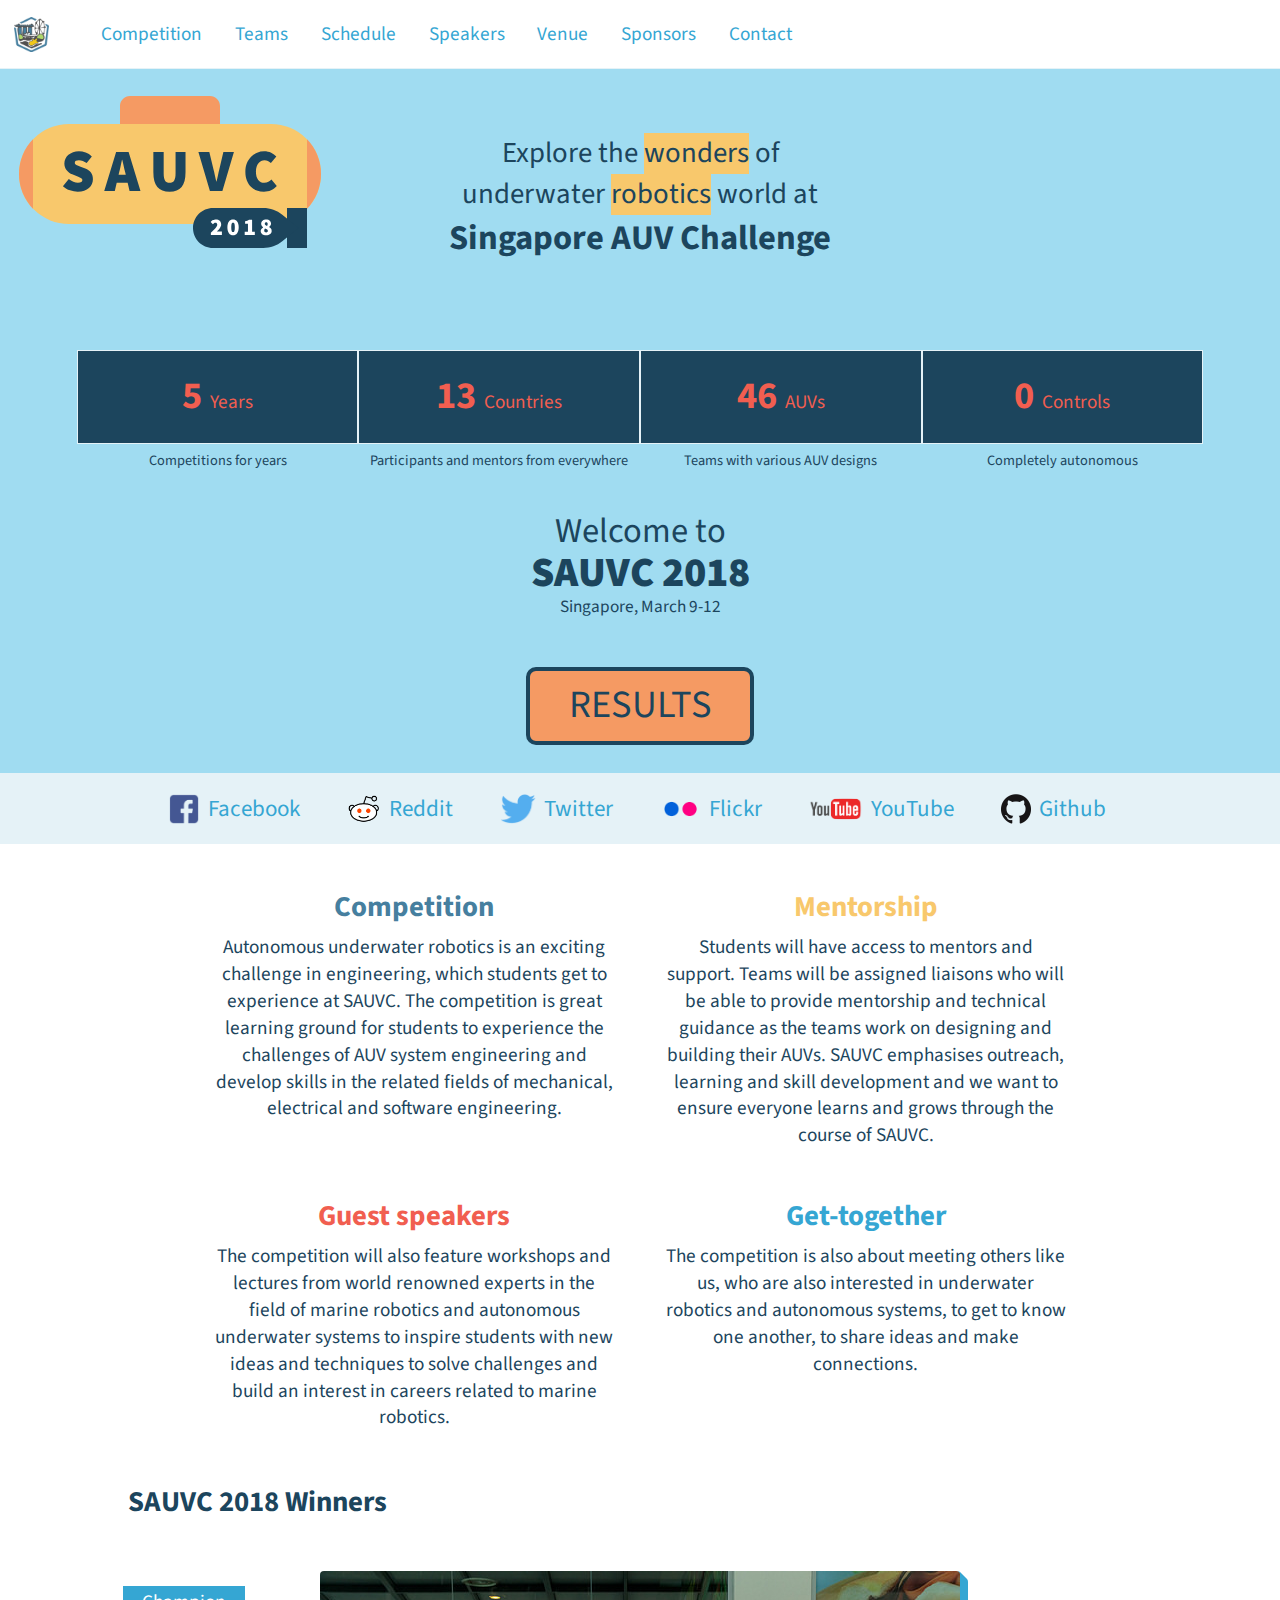
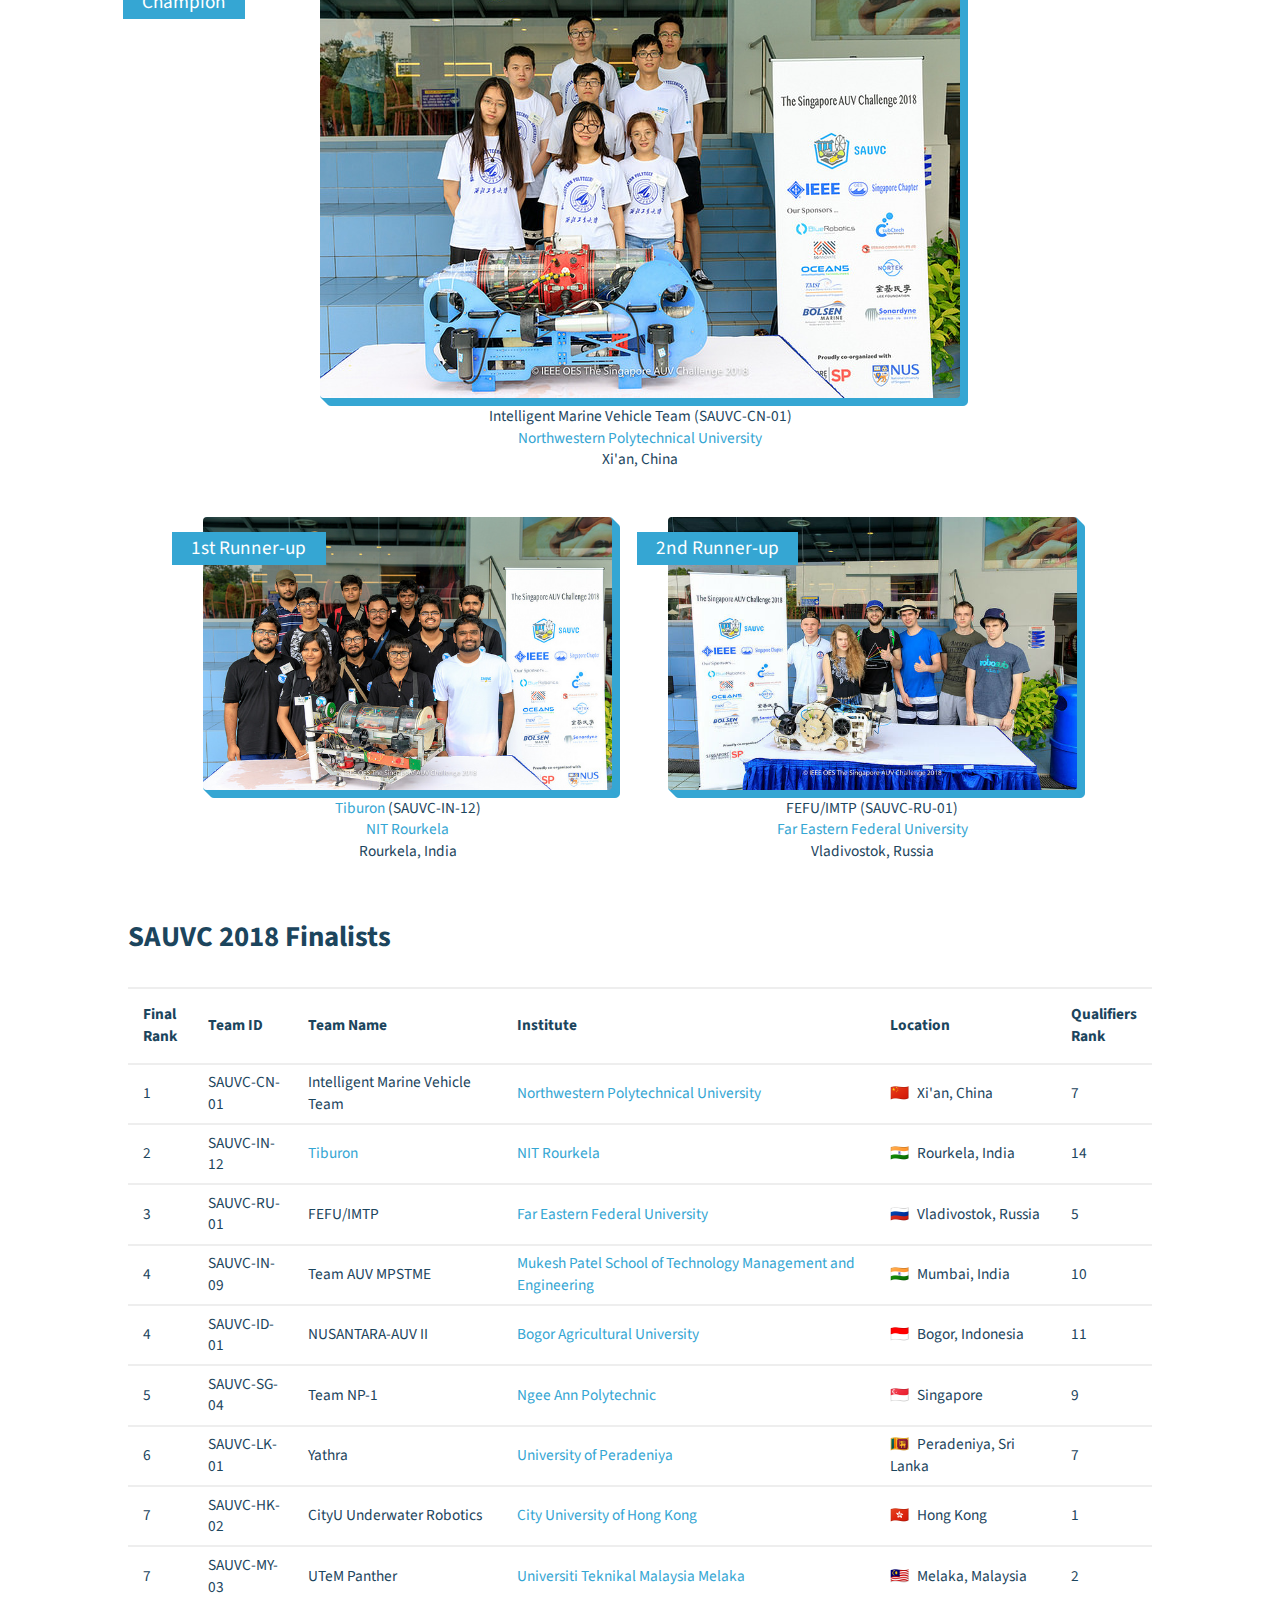
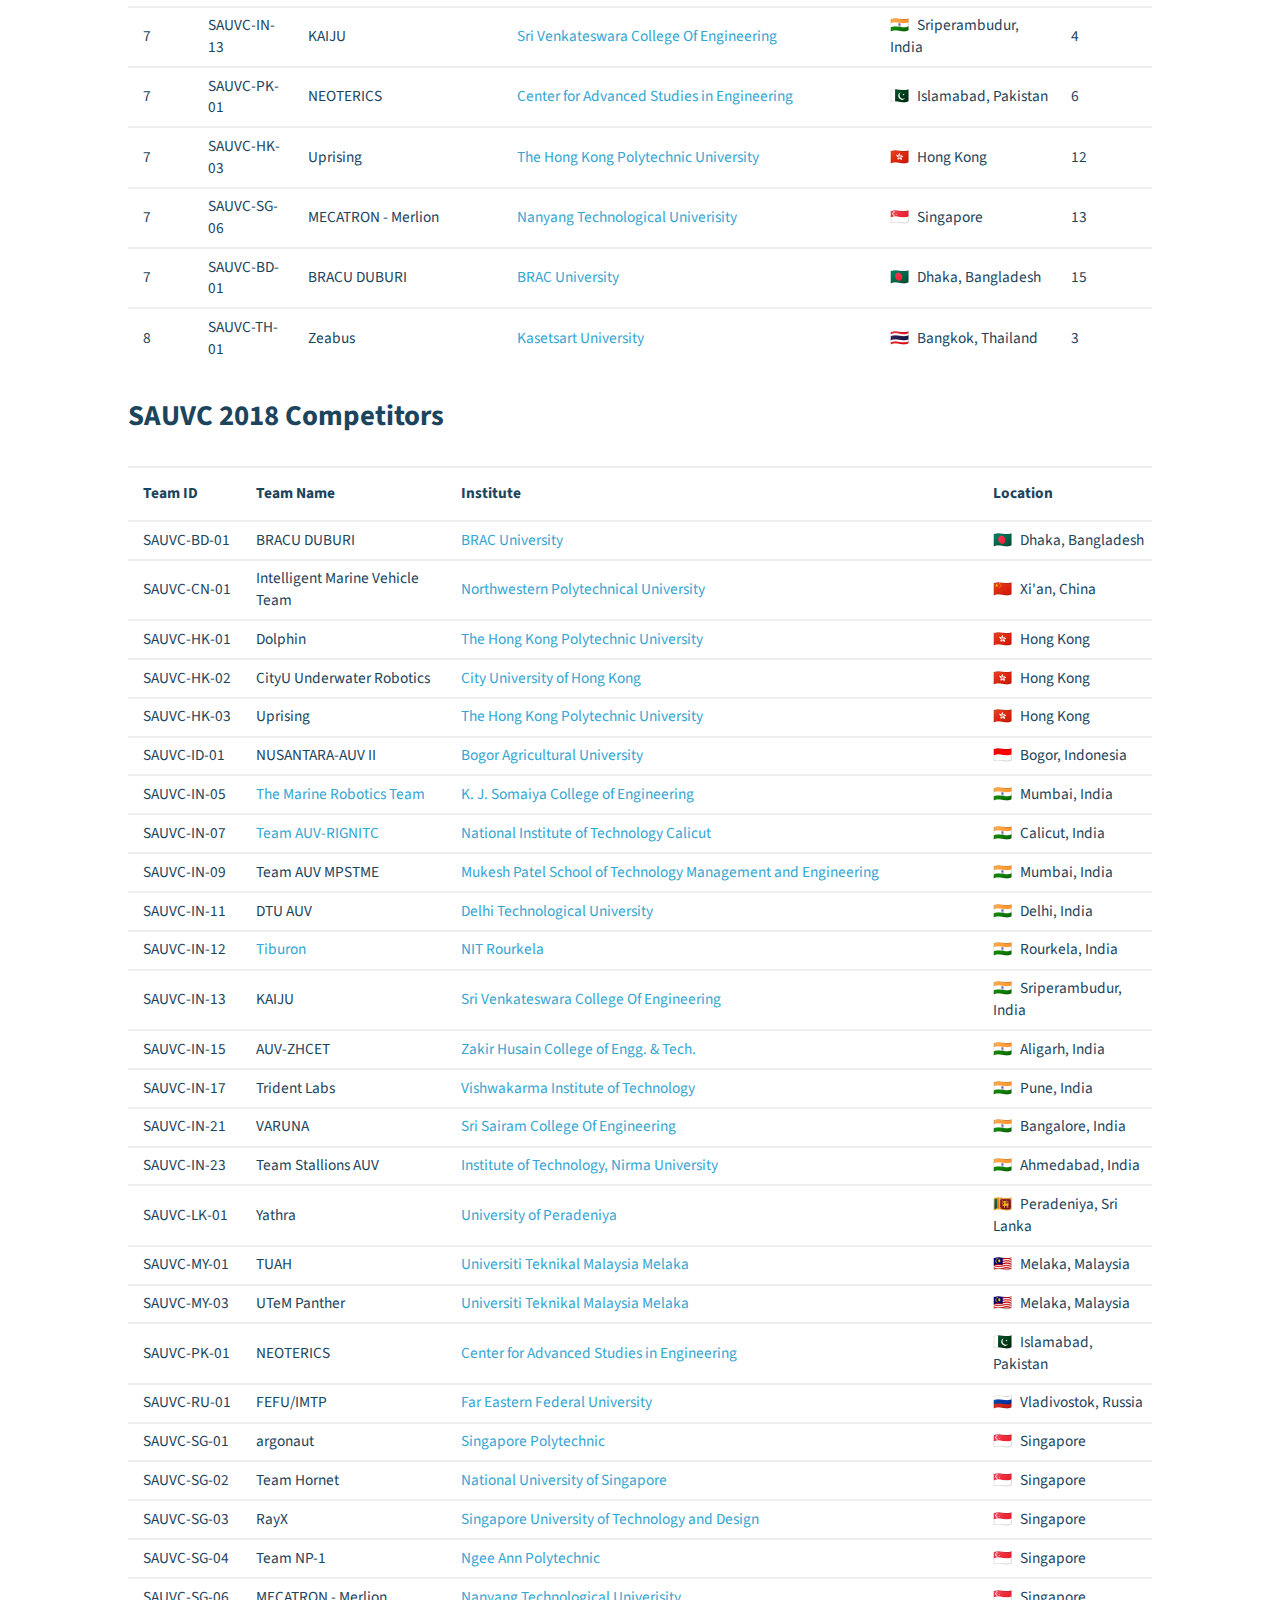
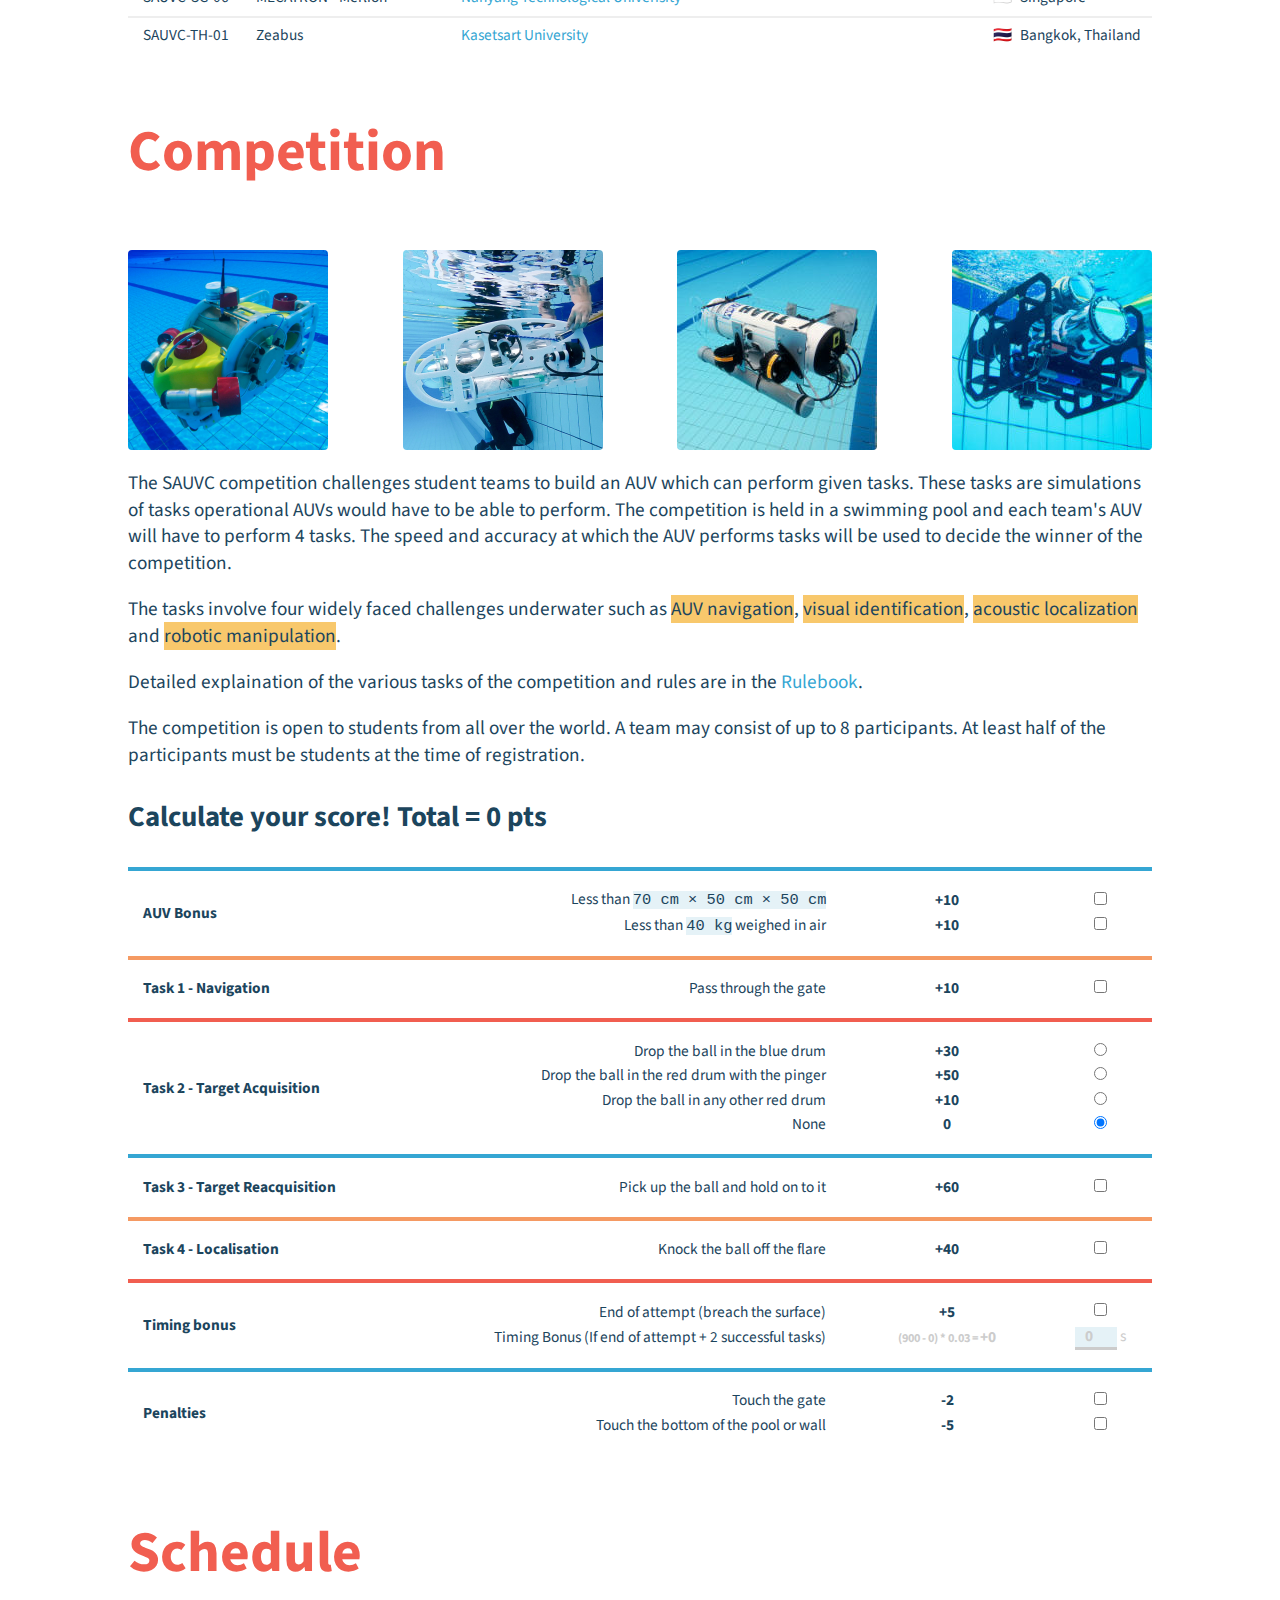
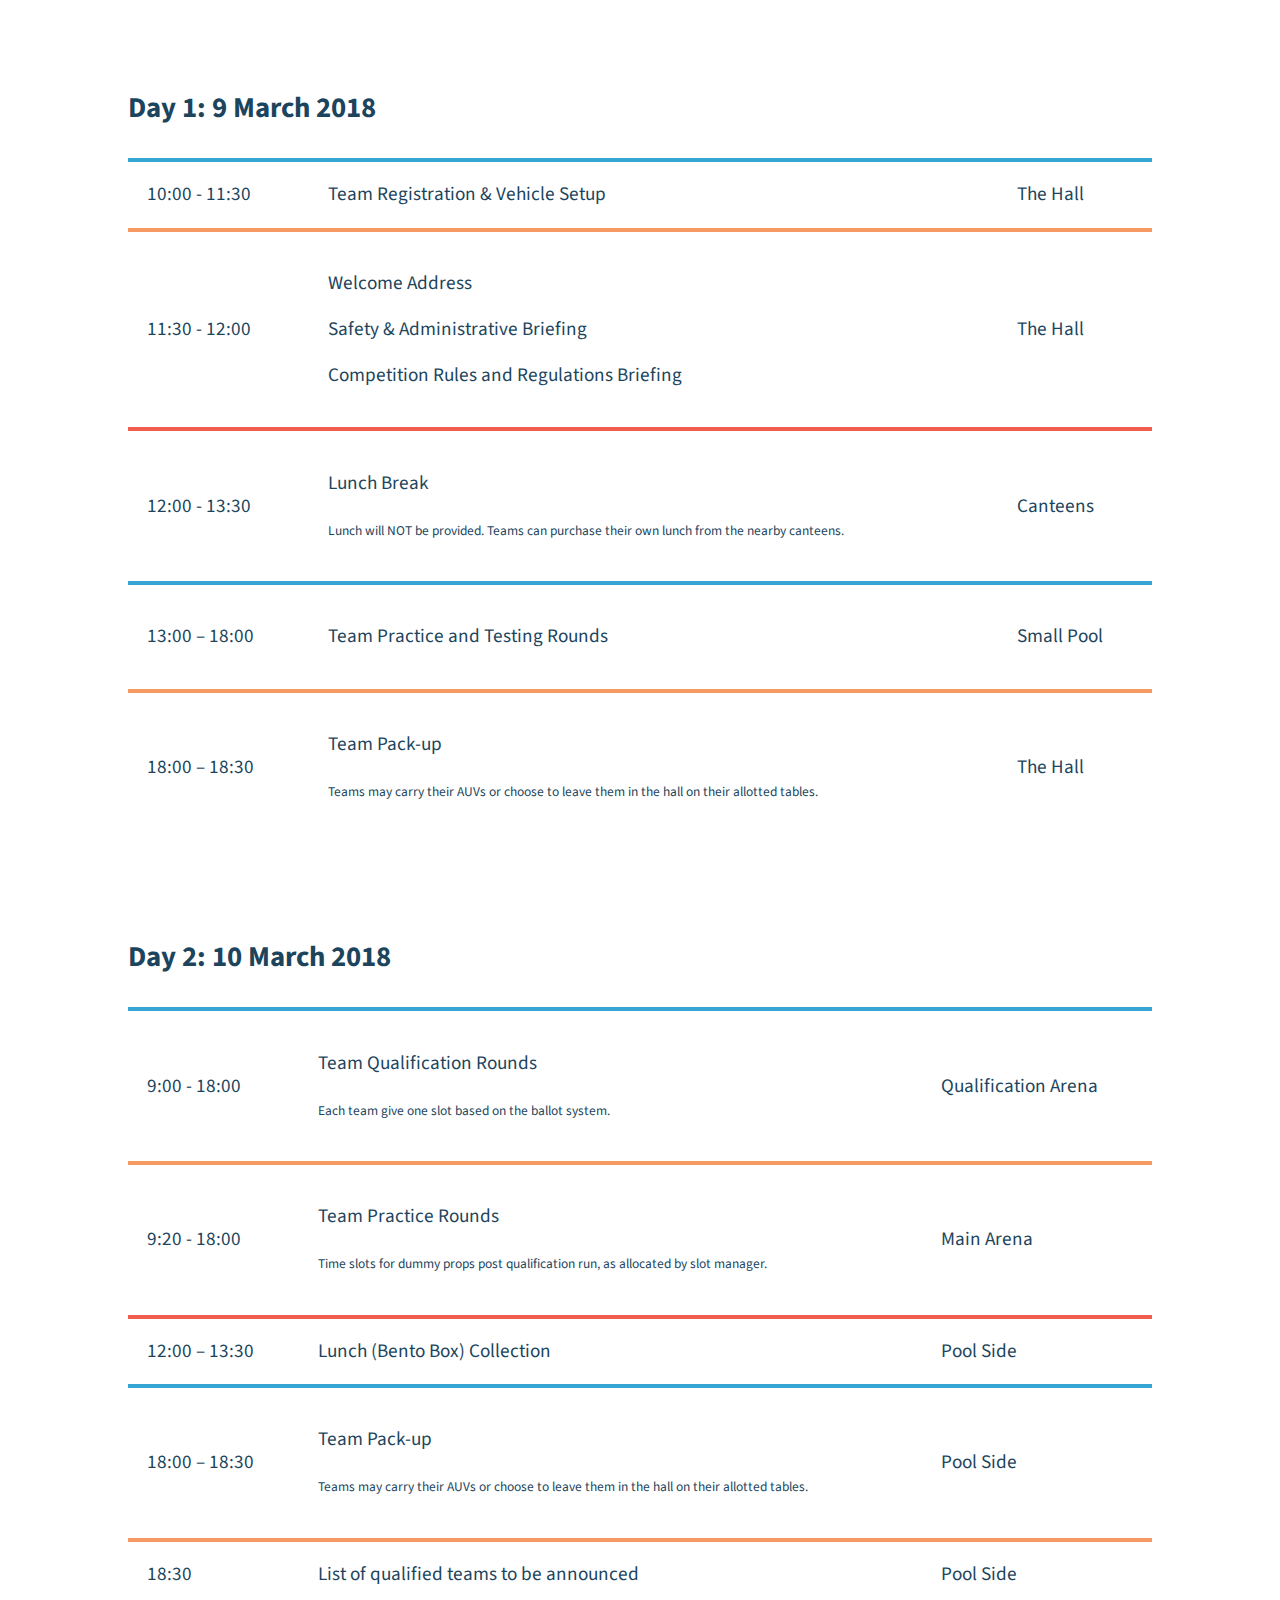
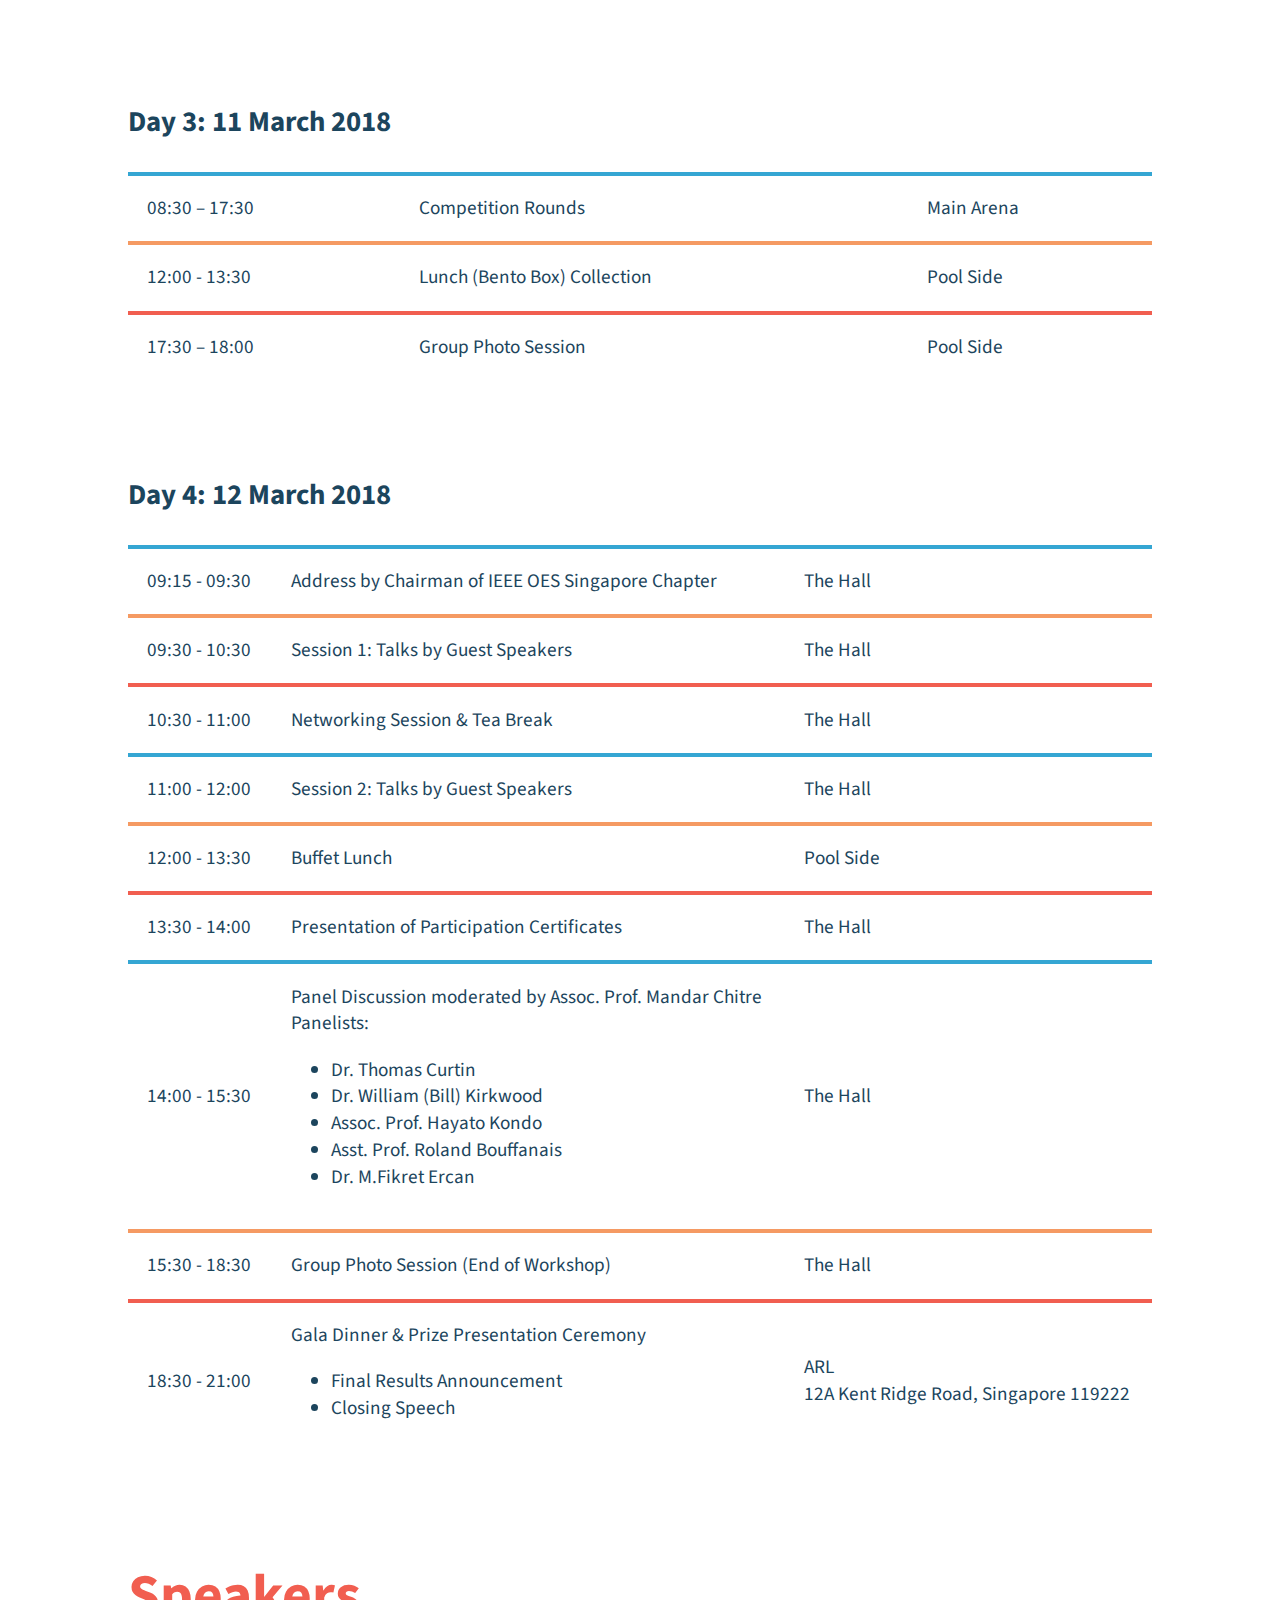
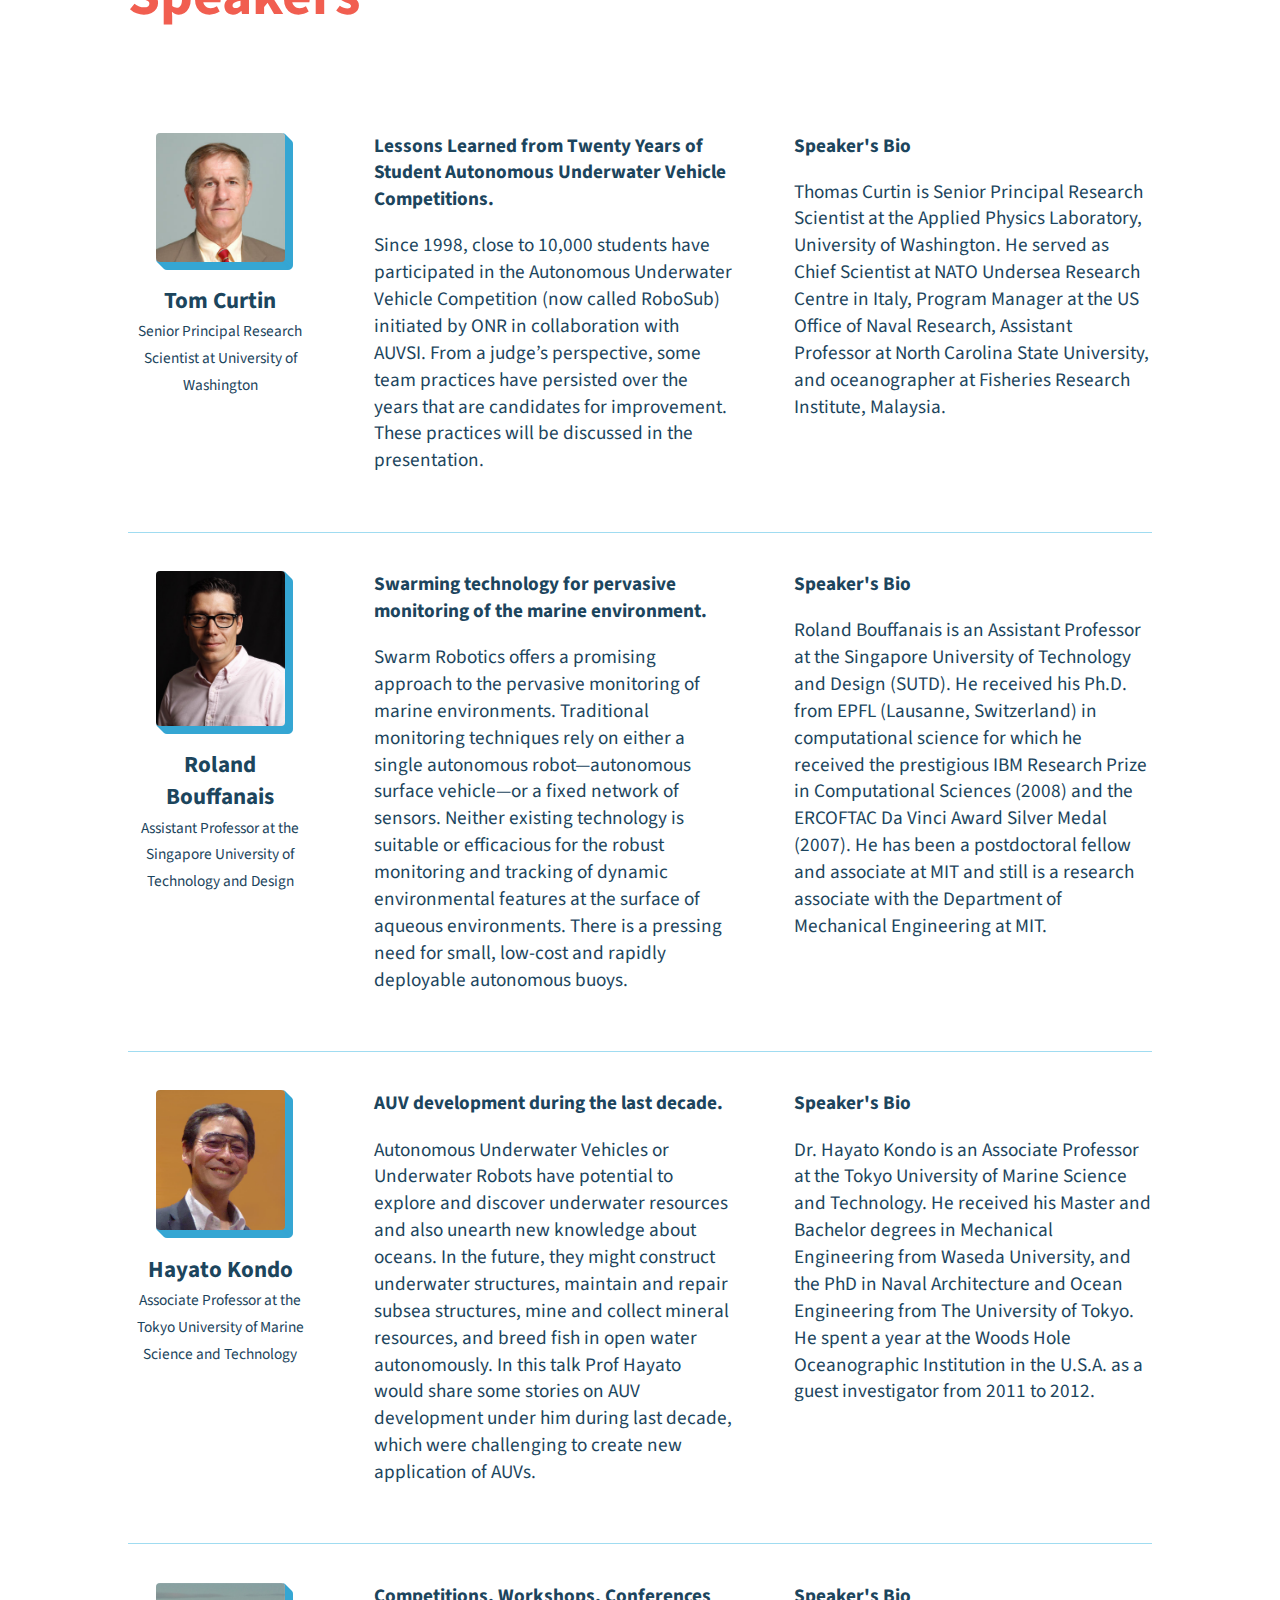
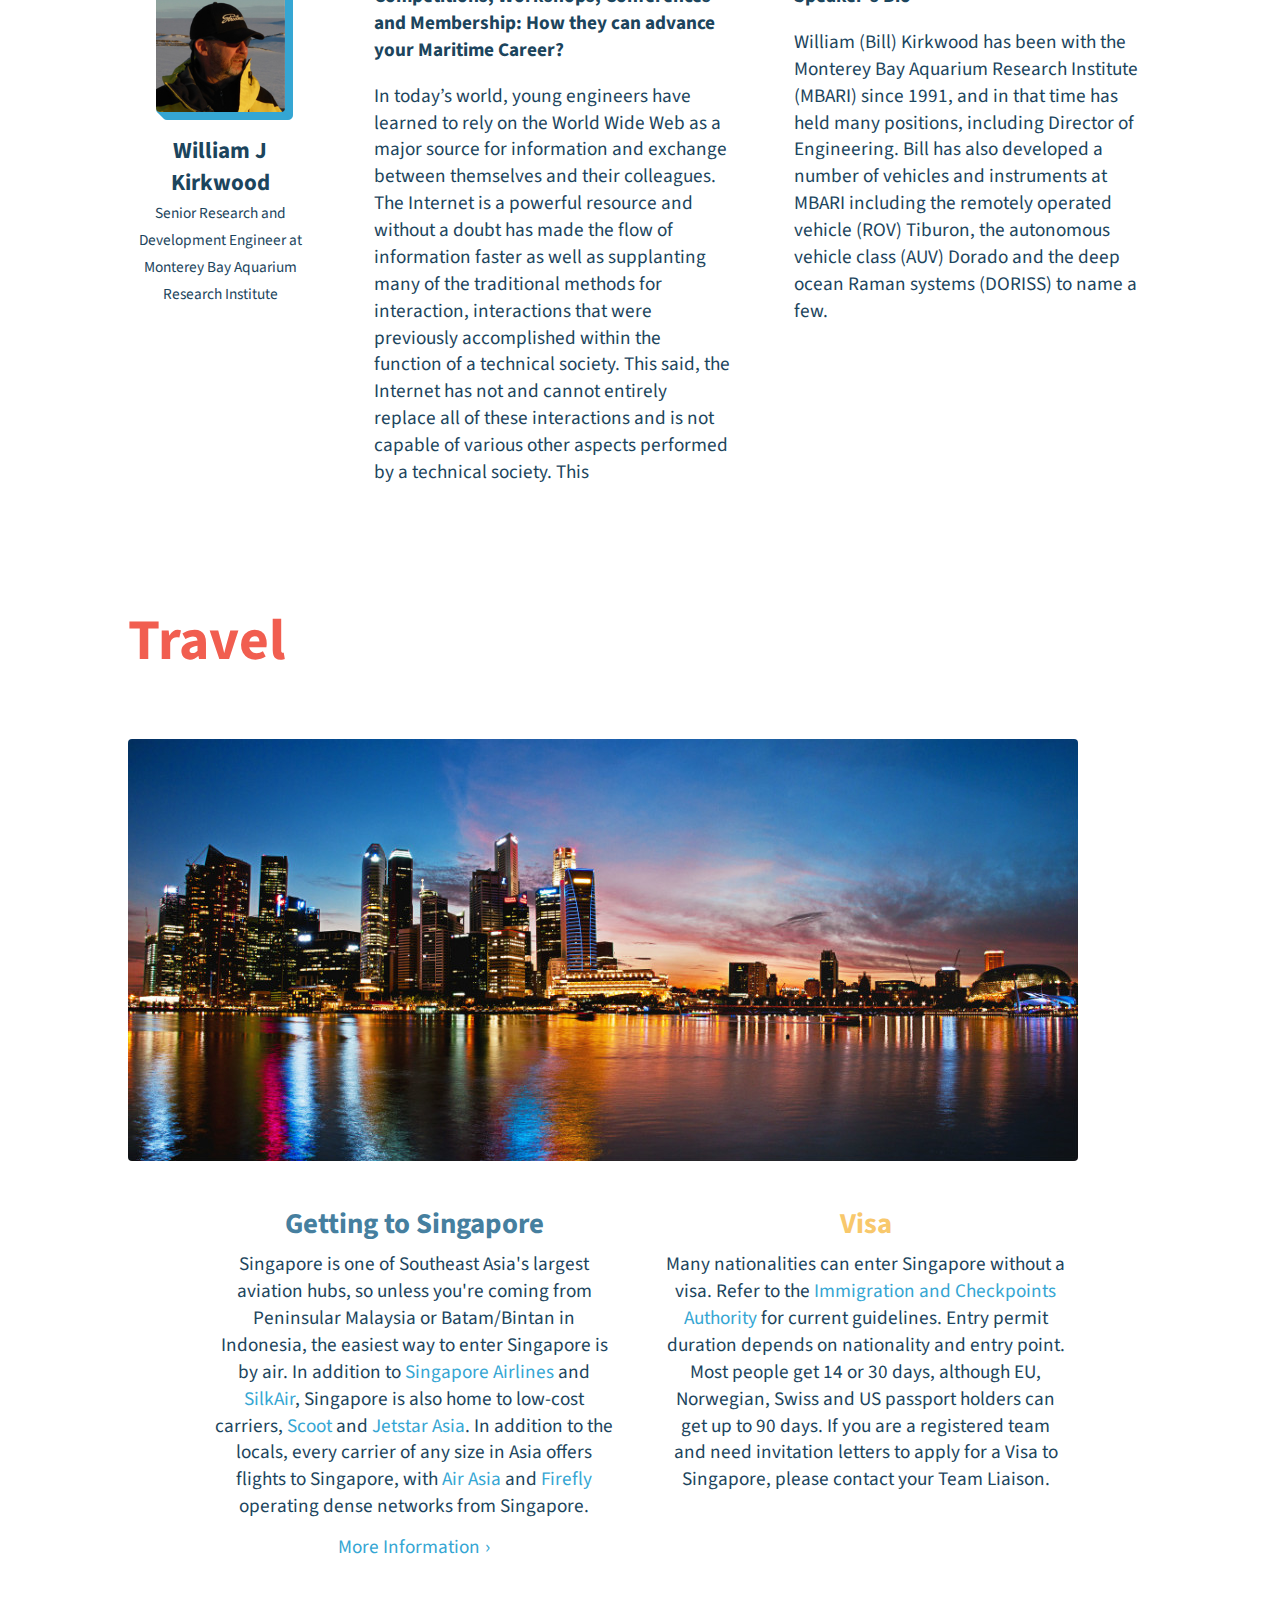
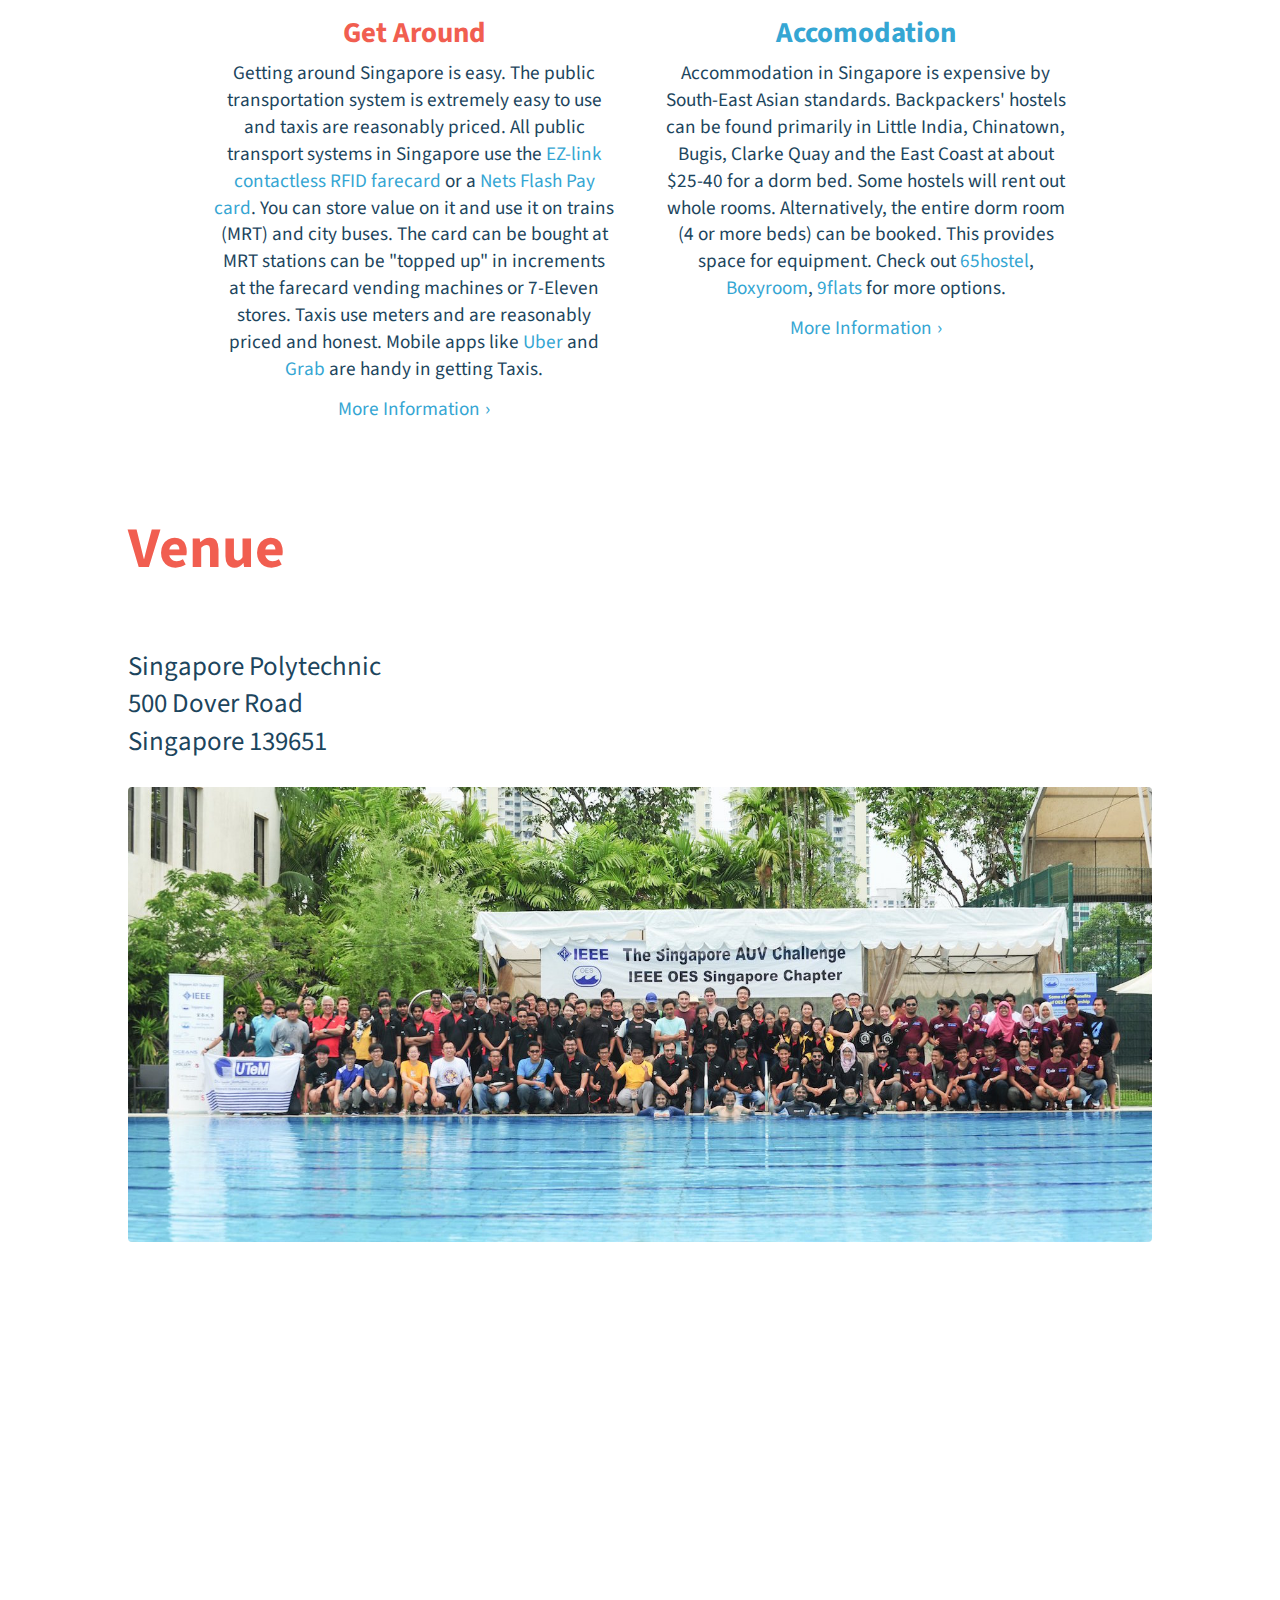
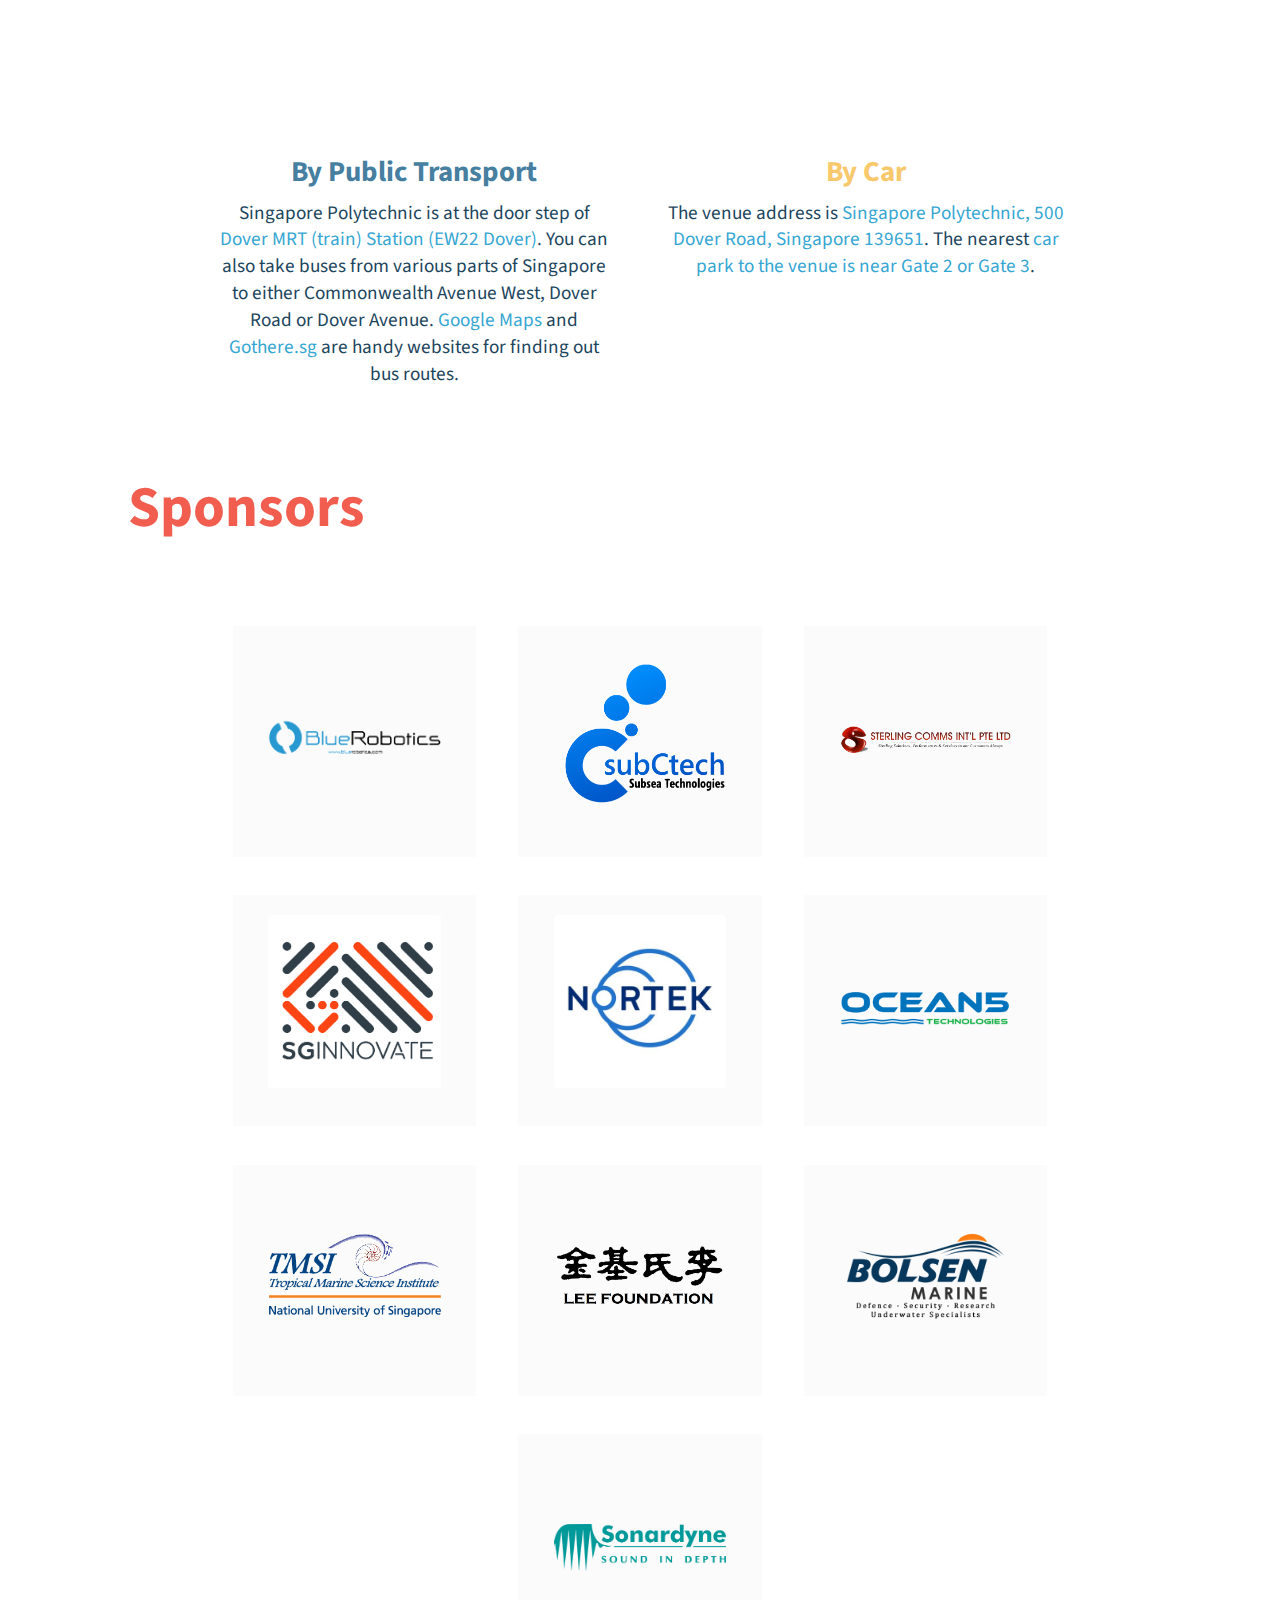
<file: index.html>
<!doctype html>
<html lang="en">
<head>
  <meta charset="utf-8">
  <meta http-equiv="x-ua-compatible" content="ie=edge">
  <title>SAUVC 2018</title>
  <meta name="description" content="">
  <meta name="viewport" content="width=device-width, initial-scale=1">

  <!-- <link rel="apple-touch-icon" href="icon.png"> -->
  <link rel="shortcut icon" type="image/png" href="favicon.ico"/>

  <meta property="og:title" content="Singapore AUV Challenge" />
  <meta property="og:url" content="https://sauvc.github.io/" />
  <meta property="og:type" content="website" />
  <meta property="og:description" content="Explore the wonders underwater robotics world at Singapore AUV Challenge" />
  <meta property="og:image" content="https://sauvc.github.io/img/sauvc-2017.jpg" />

  <meta name="twitter:card" content="summary" />
  <meta name="twitter:creator" content="@ieeeoessg" />
  <meta name="twitter:image" content="https://sauvc.github.io/img/sauvc-2017.jpg" />


  <link href="https://fonts.googleapis.com/css?family=Source+Sans+Pro:400,700,900" rel="stylesheet">
  <link rel="stylesheet" href="css/style.css">

  <script async src="js/script.js"></script>
  <script async src="js/bubbles.js"></script>
</head>
<body>
  <!--[if lte IE 9]><p class="browserupgrade">You are using an <strong>outdated</strong> browser. Please <a href="https://browsehappy.com/">upgrade your browser</a> to improve your experience and security.</p><![endif]-->

  <nav class="nav">
    <ul class="menu">
      <li><a href="/" class="title"><img src="img/logo_notext.png" class="logo-menu" alt="SAUVC"></a></li>
      <li><a href="#competition">Competition</a></li>
      <li><a href="#teams">Teams</a></li>
      <li><a href="#schedule">Schedule</a></li>
      <li><a href="#speakers">Speakers</a></li>
      <!-- <li><a href="#travel">Travel</a></li> -->
      <li><a href="#venue">Venue</a></li>
      <li><a href="#sponsors">Sponsors</a></li>
      <li><a href="#contact">Contact</a></li>
    </ul>
  </nav>

  <nav class="mobile-menu">
    <label for="show-menu" class="show-menu">
      <span class="mobile-title">SAUVC 2018</span>
      <div class="lines"></div>
    </label>
    <input type="checkbox" id="show-menu">
    <ul id="menu">
      <li><a href="#information">Information</a></li>
      <li><a href="#competition">Competition</a></li>
      <li><a href="#teams">Teams</a></li>
      <li><a href="#schedule">Schedule</a></li>
      <li><a href="#speakers">Speakers</a></li>
      <!-- <li><a href="#travel">Travel</a></li> -->
      <li><a href="#venue">Venue</a></li>
      <li><a href="#sponsors">Sponsors</a></li>
      <li><a href="#contact">Contact</a></li>
    </ul>
  </nav>

  <div class="hero bubbles">
    <h3 class="synopsis">Explore the <span class="highlight">wonders</span> of <br> underwater <span class="highlight">robotics</span> world at<br>
      <strong style="font-size:1.2em;">Singapore AUV Challenge</strong>
    </h3>

    <img src="img/mascot.svg" class="mascot" alt="SAUVC mascot">

    <ul class="stats">
      <li>
        <div class="num">5 <span>Years</span></div>
        <div class="caption">Competitions for years</div>
      </li>
      <li>
        <div class="num">13 <span>Countries</span></div>
        <div class="caption">Participants and mentors from everywhere</div>
      </li>
      <li>
        <div class="num">46 <span>AUVs</span></div>
        <div class="caption">Teams with various AUV designs</div>
      </li>
      <li>
        <div class="num">0 <span>Controls</span></div>
        <div class="caption">Completely autonomous</div>
      </li>
    </ul>
    <h3 class="welcome">
      Welcome to<br>
      <span class="welcome-name">SAUVC 2018</span>
      <span class="welcome-info">Singapore, March 9-12</span>
    </h3>

    <div id="action" class="action">
      <a id="register" class="action-button" href="#teams">results</a>
      <div>
        <!-- <p class="action-info">Check out the  </p> -->
        <!-- <p class="action-info">Submit video by : 8 February 2018</p> -->
        <!-- <p class="action-info">Register by : 15 November 2017</p> -->
        <!-- <p class="action-info-medium">Submit video by : 2 March 2018</p> -->
      </div>
    </div>

    <audio id="bubbles-audio" loop="loop" src="assets/bubbles.mp3"></audio>
  </div>

  <ul class="social">
    <li>
      <img src="img/social/facebook.png" alt="Facebook">
      <a href="https://www.facebook.com/SingaporeAUVChallenge/">Facebook</a>
    </li>
    <li>
      <img src="img/social/reddit.png" alt="Reddit">
      <a href="https://www.reddit.com/r/SAUVC/">Reddit</a>
    </li>
    <li>
      <img src="img/social/twitter.png" alt="Twitter">
      <a href="https://twitter.com/ieeeoessg">Twitter</a>
    </li>
    <li>
      <img src="img/social/flickr.png" alt="Flickr">
      <a href="https://www.flickr.com/photos/sauvc/">Flickr</a>
    </li>
    <li>
      <img src="img/social/youtube.png" alt="YouTube">
      <a href="https://www.youtube.com/user/ARLTMSINUSChannel">YouTube</a>
    </li>
    <li>
      <img src="img/social/github.png" alt="Github">
      <a href="http://github.com/sauvc">Github</a>
    </li>
  </ul>

  <section id="information">
    <ul class="info-list">
      <li>
        <p class="info-title">Competition</p>
        <p class="info-content">Autonomous underwater robotics is an exciting challenge in engineering, which students get to experience at SAUVC. The competition is great learning ground for students to experience the challenges of AUV system engineering and develop skills in the related fields of mechanical, electrical and software engineering.</p>
      </li>
      <li>
        <p class="info-title">Mentorship</p>
        <p class="info-content">Students will have access to mentors and support. Teams will be assigned liaisons who will be able to provide mentorship and technical guidance as the teams work on designing and building their AUVs. SAUVC emphasises outreach, learning and skill development and we want to ensure everyone learns and grows through the course of SAUVC.</p>
      </li>
      <li>
        <p class="info-title">Guest speakers</p>
        <p class="info-content">The competition will also feature workshops and lectures from world renowned experts in the field of marine robotics and autonomous underwater systems to inspire students with new ideas and techniques to solve challenges and build an interest in careers related to marine robotics.</p>
      </li>
      <li>
        <p class="info-title">Get-together</p>
        <p class="info-content">The competition is also about meeting others like us, who are also interested in underwater robotics and autonomous systems, to get to know one another, to share ideas and make connections.</p>
      </li>
    </ul>
  </section>

  <section id="teams">
    <h3>SAUVC 2018 Winners</h3>
    <ul class="winners">
      <li data-caption="Champion">
        <img src="img/competitors/nwpu.jpg" alt="Champion">
        <p>Intelligent Marine Vehicle Team (SAUVC-CN-01) <br> <a href="http://en.nwpu.edu.cn/">Northwestern Polytechnical University</a> <br> Xi'an, China</p>
      </li>
      <li data-caption="1st Runner-up">
        <img src="img/competitors/nitr.jpg" alt="1st Runner-up">
        <p><a href="https://www.facebook.com/tiburonauv/">Tiburon</a> (SAUVC-IN-12) <br> <a href="http://www.nitrkl.ac.in/">NIT Rourkela</a> <br> Rourkela, India</p>
      </li>
      <li data-caption="2nd Runner-up">
        <img src="img/competitors/fefu.jpg" alt="2nd Runner-up">
        <p>FEFU/IMTP (SAUVC-RU-01) <br> <a href="https://www.dvfu.ru/en/">Far Eastern Federal University</a> <br> Vladivostok, Russia</p>
      </li>
    </ul>

    <h3>SAUVC 2018 Finalists</h3>
    <table class="table-finalists">
      <tr><th>Final Rank</th> <th>Team ID</th> <th>Team Name</th> <th>Institute</th> <th>Location</th> <th class="team-rank">Qualifiers Rank</th> </tr>
      <tr><td class="team-rank">1</td> <td class="team-id">SAUVC-CN-01</td> <td>Intelligent Marine Vehicle Team</td> <td> <a href="http://en.nwpu.edu.cn/">Northwestern Polytechnical University</a></td> <td><span class="flag">🇨🇳</span>Xi'an, China</td> <td class="team-rank">7</td></tr>
      <tr><td class="team-rank">2</td> <td class="team-id">SAUVC-IN-12</td> <td><a href="https://www.facebook.com/tiburonauv/">Tiburon</a></td> <td><a href="http://www.nitrkl.ac.in/">NIT Rourkela</a></td> <td><span class="flag">🇮🇳</span>Rourkela, India</td> <td class="team-rank">14</td></tr>
      <tr><td class="team-rank">3</td> <td class="team-id">SAUVC-RU-01</td> <td>FEFU/IMTP</td> <td><a href="https://www.dvfu.ru/en/">Far Eastern Federal University</a></td> <td><span class="flag">🇷🇺</span>Vladivostok, Russia</td> <td class="team-rank">5</td></tr>
      <tr><td class="team-rank">4</td> <td class="team-id">SAUVC-IN-09</td> <td>Team AUV MPSTME</td> <td><a href="http://engineering.nmims.edu/">Mukesh Patel School of Technology Management and Engineering</a></td> <td><span class="flag">🇮🇳</span>Mumbai, India</td> <td class="team-rank">10</td></tr>
      <tr><td class="team-rank">4</td> <td class="team-id">SAUVC-ID-01</td> <td>NUSANTARA-AUV II</td> <td><a href="https://ipb.ac.id/">Bogor Agricultural University</a></td> <td><span class="flag">🇮🇩</span>Bogor, Indonesia</td> <td class="team-rank">11</td></tr>
      <tr><td class="team-rank">5</td> <td class="team-id">SAUVC-SG-04</td> <td>Team NP-1</td> <td><a href="http://www.np.edu.sg/Pages/default.aspx">Ngee Ann Polytechnic</a></td> <td><span class="flag">🇸🇬</span>Singapore</td> <td class="team-rank">9</td></tr>
      <tr><td class="team-rank">6</td> <td class="team-id">SAUVC-LK-01</td> <td>Yathra</td> <td><a href="http://www.pdn.ac.lk/">University of Peradeniya</a></td> <td><span class="flag">🇱🇰</span>Peradeniya, Sri Lanka</td> <td class="team-rank">7</td></tr>
      <tr><td class="team-rank">7</td> <td class="team-id">SAUVC-HK-02</td> <td>CityU Underwater Robotics</td> <td><a href="http://www.cityu.edu.hk/">City University of Hong Kong</a></td> <td><span class="flag">🇭🇰</span>Hong Kong</td> <td class="team-rank">1</td></tr>
      <tr><td class="team-rank">7</td> <td class="team-id">SAUVC-MY-03</td> <td>UTeM Panther</td> <td><a href="http://www.utem.edu.my/">Universiti Teknikal Malaysia Melaka</a></td> <td><span class="flag">🇲🇾</span>Melaka, Malaysia</td> <td class="team-rank">2</td></tr>
      <tr><td class="team-rank">7</td> <td class="team-id">SAUVC-IN-13</td> <td>KAIJU</td> <td><a href="https://www.svce.ac.in/">Sri Venkateswara College Of Engineering</a></td> <td><span class="flag">🇮🇳</span>Sriperambudur, India</td> <td class="team-rank">4</td></tr>
      <tr><td class="team-rank">7</td> <td class="team-id">SAUVC-PK-01</td> <td>NEOTERICS</td> <td><a href="https://www.case.edu.pk/">Center for Advanced Studies in Engineering</a></td> <td><span class="flag">🇵🇰</span>Islamabad, Pakistan</td> <td class="team-rank">6</td></tr>
      <tr><td class="team-rank">7</td> <td class="team-id">SAUVC-HK-03</td> <td>Uprising</td> <td><a href="https://www.polyu.edu.hk/web/en/home/index.html">The Hong Kong Polytechnic University</a></td> <td><span class="flag">🇭🇰</span>Hong Kong</td> <td class="team-rank">12</td></tr>
      <tr><td class="team-rank">7</td> <td class="team-id">SAUVC-SG-06</td> <td>MECATRON - Merlion</td> <td><a href="https://www.ntu.edu.sg/Pages/home.aspx">Nanyang Technological Univerisity</a></td> <td><span class="flag">🇸🇬</span>Singapore</td> <td class="team-rank">13</td></tr>
      <tr><td class="team-rank">7</td> <td class="team-id">SAUVC-BD-01</td> <td>BRACU DUBURI</td> <td><a href="http://www.bracu.ac.bd/">BRAC University</a></td> <td><span class="flag">🇧🇩</span>Dhaka, Bangladesh</td> <td class="team-rank">15</td></tr>
      <tr><td class="team-rank">8</td> <td class="team-id">SAUVC-TH-01</td> <td>Zeabus</td> <td><a href="http://www.ku.ac.th/english/aboutku.php">Kasetsart University</a></td> <td><span class="flag">🇹🇭</span>Bangkok, Thailand</td> <td class="team-rank">3</td></tr>
    </table>

    <h3>SAUVC 2018 Competitors</h3>
    <table class="table-teams">
      <tr><th>Team ID</th> <th>Team Name</th> <th>Institute</th> <th>Location</th></tr>
      <tr><td class="team-id">SAUVC-BD-01</td> <td>BRACU DUBURI</td> <td><a href="http://www.bracu.ac.bd/">BRAC University</a></td> <td><span class="flag">🇧🇩</span>Dhaka, Bangladesh</td></tr>
      <tr><td class="team-id">SAUVC-CN-01</td> <td>Intelligent Marine Vehicle Team</td> <td> <a href="http://en.nwpu.edu.cn/">Northwestern Polytechnical University</a></td> <td><span class="flag">🇨🇳</span>Xi'an, China</td></tr>
      <tr><td class="team-id">SAUVC-HK-01</td> <td>Dolphin</td> <td><a href="https://www.polyu.edu.hk/web/en/home/index.html">The Hong Kong Polytechnic University</a></td> <td><span class="flag">🇭🇰</span>Hong Kong</td></tr>
      <tr><td class="team-id">SAUVC-HK-02</td> <td>CityU Underwater Robotics</td> <td><a href="http://www.cityu.edu.hk/">City University of Hong Kong</a></td> <td><span class="flag">🇭🇰</span>Hong Kong</td></tr>
      <tr><td class="team-id">SAUVC-HK-03</td> <td>Uprising</td> <td><a href="https://www.polyu.edu.hk/web/en/home/index.html">The Hong Kong Polytechnic University</a></td> <td><span class="flag">🇭🇰</span>Hong Kong</td></tr>
      <tr><td class="team-id">SAUVC-ID-01</td> <td>NUSANTARA-AUV II</td> <td><a href="https://ipb.ac.id/">Bogor Agricultural University</a></td> <td><span class="flag">🇮🇩</span>Bogor, Indonesia</td></tr>
      <tr><td class="team-id">SAUVC-IN-05</td> <td><a href="http://www.tmrt-kjsce.com/">The Marine Robotics Team</a></td> <td><a href="https://www.somaiya.edu/kjsce">K. J. Somaiya College of Engineering</a></td> <td><span class="flag">🇮🇳</span>Mumbai, India</td></tr>
      <tr><td class="team-id">SAUVC-IN-07</td> <td><a href="http://www.rignitc.com/">Team AUV-RIGNITC</a></td> <td><a href="http://www.nitc.ac.in/">National Institute of Technology Calicut</a></td> <td><span class="flag">🇮🇳</span>Calicut, India</td></tr>
      <tr><td class="team-id">SAUVC-IN-09</td> <td>Team AUV MPSTME</td> <td><a href="http://engineering.nmims.edu/">Mukesh Patel School of Technology Management and Engineering</a></td> <td><span class="flag">🇮🇳</span>Mumbai, India</td></tr>
      <tr><td class="team-id">SAUVC-IN-11</td> <td>DTU AUV</td> <td><a href="http://dtu.ac.in/">Delhi Technological University</a></td> <td><span class="flag">🇮🇳</span>Delhi, India</td></tr>
      <tr><td class="team-id">SAUVC-IN-12</td> <td><a href="https://www.facebook.com/tiburonauv/">Tiburon</a></td> <td><a href="http://www.nitrkl.ac.in/">NIT Rourkela</a></td> <td><span class="flag">🇮🇳</span>Rourkela, India</td></tr>
      <tr><td class="team-id">SAUVC-IN-13</td> <td>KAIJU</td> <td><a href="https://www.svce.ac.in/">Sri Venkateswara College Of Engineering</a></td> <td><span class="flag">🇮🇳</span>Sriperambudur, India</td></tr>
      <tr><td class="team-id">SAUVC-IN-15</td> <td>AUV-ZHCET</td> <td><a href="https://www.amu.ac.in/principal.jsp?did=10147">Zakir Husain College of Engg. &amp; Tech.</a></td> <td><span class="flag">🇮🇳</span>Aligarh, India</td></tr>
      <tr><td class="team-id">SAUVC-IN-17</td> <td>Trident Labs</td> <td><a href="http://www.vit.edu/">Vishwakarma Institute of Technology</a></td> <td><span class="flag">🇮🇳</span>Pune, India</td></tr>
      <tr><td class="team-id">SAUVC-IN-21</td> <td>VARUNA</td> <td><a href="http://sairam.edu.in/">Sri Sairam College Of Engineering</a></td> <td><span class="flag">🇮🇳</span>Bangalore, India</td></tr>
      <tr><td class="team-id">SAUVC-IN-23</td> <td>Team Stallions AUV</td> <td><a href="http://www.nirmauni.ac.in/ITNU">Institute of Technology, Nirma University</a></td> <td><span class="flag">🇮🇳</span>Ahmedabad, India</td></tr>
      <tr><td class="team-id">SAUVC-LK-01</td> <td>Yathra</td> <td><a href="http://www.pdn.ac.lk/">University of Peradeniya</a></td> <td><span class="flag">🇱🇰</span>Peradeniya, Sri Lanka</td></tr>
      <tr><td class="team-id">SAUVC-MY-01</td> <td>TUAH</td> <td><a href="http://www.utem.edu.my/">Universiti Teknikal Malaysia Melaka</a></td> <td><span class="flag">🇲🇾</span>Melaka, Malaysia</td></tr>
      <tr><td class="team-id">SAUVC-MY-03</td> <td>UTeM Panther</td> <td><a href="http://www.utem.edu.my/">Universiti Teknikal Malaysia Melaka</a></td> <td><span class="flag">🇲🇾</span>Melaka, Malaysia</td></tr>
      <tr><td class="team-id">SAUVC-PK-01</td> <td>NEOTERICS</td> <td><a href="https://www.case.edu.pk/">Center for Advanced Studies in Engineering</a></td> <td><span class="flag">🇵🇰</span>Islamabad, Pakistan</td></tr>
      <tr><td class="team-id">SAUVC-RU-01</td> <td>FEFU/IMTP</td> <td><a href="https://www.dvfu.ru/en/">Far Eastern Federal University</a></td> <td><span class="flag">🇷🇺</span>Vladivostok, Russia</td></tr>
      <tr><td class="team-id">SAUVC-SG-01</td> <td>argonaut</td> <td><a href="https://www.sp.edu.sg/wps/portal/vp-spws/">Singapore Polytechnic</a></td> <td><span class="flag">🇸🇬</span>Singapore</td></tr>
      <tr><td class="team-id">SAUVC-SG-02</td> <td>Team Hornet</td> <td><a href="https://www.nus.edu.sg/">National University of Singapore</a></td> <td><span class="flag">🇸🇬</span>Singapore</td></tr>
      <tr><td class="team-id">SAUVC-SG-03</td> <td>RayX</td> <td><a href="https://sutd.edu.sg/">Singapore University of Technology and Design</a></td> <td><span class="flag">🇸🇬</span>Singapore</td></tr>
      <tr><td class="team-id">SAUVC-SG-04</td> <td>Team NP-1</td> <td><a href="http://www.np.edu.sg/Pages/default.aspx">Ngee Ann Polytechnic</a></td> <td><span class="flag">🇸🇬</span>Singapore</td></tr>
      <tr><td class="team-id">SAUVC-SG-06</td> <td>MECATRON - Merlion</td> <td><a href="https://www.ntu.edu.sg/Pages/home.aspx">Nanyang Technological Univerisity</a></td> <td><span class="flag">🇸🇬</span>Singapore</td></tr>
      <tr><td class="team-id">SAUVC-TH-01</td> <td>Zeabus</td> <td><a href="http://www.ku.ac.th/english/aboutku.php">Kasetsart University</a></td> <td><span class="flag">🇹🇭</span>Bangkok, Thailand</td></tr>
    </table>
  </section>

  <section id="competition">
    <h2>Competition</h2>

    <ul class="auv-list">
      <li><img src="img/auv/auv1.jpg" alt="AUV design 1"></li>
      <li><img src="img/auv/auv2.jpg" alt="AUV design 2"></li>
      <li><img src="img/auv/auv3.jpg" alt="AUV design 3"></li>
      <li><img src="img/auv/auv4.jpg" alt="AUV design 4"></li>
    </ul>
    <p>The SAUVC competition challenges student teams to build an AUV which can perform given tasks. These tasks are simulations of tasks operational AUVs would have to be able to perform. The competition is held in a swimming pool and each team's AUV will have to perform 4 tasks. The speed and accuracy at which the AUV performs tasks will be used to decide the winner of the competition.</p>
    <p>The tasks involve four widely faced challenges underwater such as <span class="highlight">AUV navigation</span>, <span class="highlight">visual identification</span>, <span class="highlight">acoustic localization</span> and <span class="highlight">robotic manipulation</span>.</p>
    <p>Detailed explaination of the various tasks of the competition and rules are in the <a href="https://sauvc.github.io/rulebook/">Rulebook</a>.</p>
    <p>The competition is open to students from all over the world. A team may consist of up to 8 participants. At least half of the participants must be students at the time of registration.</p>

    <h3 id="calculator">Calculate your score! <span id="total-points">Total = 0 pts</span></h3>

    <table class="table-points">
      <tr>
        <td>AUV Bonus</td>
        <td>
          <p>Less than <code>70 cm × 50 cm × 50 cm</code></p>
          <p>Less than <code>40 kg</code> weighed in air</p>
        </td>
        <td>
          <p><span class="points">+10</span></p>
          <p><span class="points">+10</span></p>
        </td>
        <td>
          <p><input type="checkbox" name="dimension-bonus" data-points=10></p>
          <p><input type="checkbox" name="weight-bonus" data-points=10></p>
        </td>
      </tr>
      <tr>
        <td>Task 1 - Navigation</td>
        <td><p>Pass through the gate</p></td>
        <td><p><span class="points">+10</span></p></td>
        <td><p><input id="task1-input" type="checkbox" name="task1" data-points=10></p></td>
      </tr>
      <tr>
        <td>Task 2 - Target Acquisition</td>
        <td>
          <p>Drop the ball in the <span class="blue">blue drum </span></p>
          <p>Drop the ball in the <span class="red"> red drum </span> with the pinger</p>
          <p>Drop the ball in any other <span class="red"> red drum </span></p>
          <p>None</p>
        </td>
        <td>
          <p><span class="points">+30</span></p>
          <p><span class="points">+50</span></p>
          <p><span class="points">+10</span></p>
          <p><span class="points">0</span></p>
        </td>
        <td id="task2-inputs">
          <p><input type="radio" name="task2" data-points=30 ></p>
          <p><input type="radio" name="task2" data-points=50></p>
          <p><input type="radio" name="task2" data-points=10></p>
          <p><input id="task2-none" type="radio" name="task2" data-points=0 checked="checked"></p>
        </td>
      </tr>
      <tr>
        <td>Task 3 - Target Reacquisition</td>
        <td><p>Pick up the ball and hold on to it</p></td>
        <td><p><span class="points">+60</span></p></td>
        <td><p><input id="task3-input" type="checkbox" name="task3" data-points=60></p></td>
      </tr>
      <tr>
        <td>Task 4 - Localisation</td>
        <td><p>Knock the ball off the flare</p></td>
        <td><p><span class="points">+40</span></p></td>
        <td><p><input id="task4-input" type="checkbox" name="task4" data-points=40></p></td>
      </tr>
      <tr>
        <td>Timing bonus</td>
        <td>
          <p>End of attempt (breach the surface)</p>
          <p>Timing Bonus (If end of attempt + 2 successful tasks)</p>
        </td>
        <td>
          <p><span class="points">+5</span></p>
          <p class="runtime-calc greyedout" ><span class="points"> <span style="font-size: 0.8em">(900 - <label id="run-time-mirror">0</label>) * 0.03 = </span> +<label id="run-time-bonus">0 </label></span></p>
        </td>
        <td>
          <p><input id="end-of-attempt" type="checkbox" name="end-of-attempt" data-points=5></p>
          <p><input id="run-time" type="number" name="run-time" class="input-points runtime-calc greyedout" min=0 value=0 disabled> <span class="runtime-calc greyedout">s</span></p>
        </td>
      </tr>
      <tr>
        <td>Penalties</td>
        <td>
          <p>Touch the gate</p>
          <p>Touch the bottom of the pool or wall</p>
        </td>
        <td>
          <p><span class="points">-2</span></p>
          <p><span class="points">-5</span></p>
        </td>
        <td>
          <p><input type="checkbox" name="gate-penalty" data-points=-2></p>
          <p><input type="checkbox" name="wall-penalty" data-points=-5></p>
        </td>
      </tr>
    </table>
  </section>

  <section id="schedule">
    <h2>Schedule</h2>

    <div class="schedule-day">
      <h3>Day 1: 9 March 2018</h3>
      <table class="table">
        <tr>
          <td>10:00 - 11:30</td>
          <td>Team Registration &amp; Vehicle Setup</td>
          <td>The Hall</td>
        </tr>
        <tr>
          <td>11:30 - 12:00</td>
          <td>
            <p>Welcome Address</p>
            <p>Safety &amp; Administrative Briefing</p>
            <p>Competition Rules and Regulations Briefing</p>
          </td>
          <td>The Hall</td>
        </tr>
        <tr>
          <td>12:00 - 13:30</td>
          <td>
            <p>Lunch Break</p>
            <p><small class="schedule-note">Lunch will NOT be provided. Teams can purchase their own lunch from the nearby canteens.</small></p>
          </td>
          <td>Canteens</td>
        </tr>
        <tr>
          <td>13:00 – 18:00</td>
          <td>
            <p>Team Practice and Testing Rounds</p>
          </td>
          <td>Small Pool</td>
        </tr>
        <tr>
          <td>18:00 – 18:30</td>
          <td>
            <p>Team Pack-up</p>
            <p><small class="schedule-note">Teams may carry their AUVs or choose to leave them in the hall on their allotted tables.</small></p>
          </td>
          <td>The Hall</td>
        </tr>
      </table>
    </div>

    <div class="schedule-day">
      <h3>Day 2: 10 March 2018</h3>
      <table class="table">
        <tr>
          <td>9:00 - 18:00</td>
          <td>
            <p>Team Qualification Rounds</p>
            <p><small class="schedule-note">Each team give one slot based on the ballot system.</small></p>
          </td>
          <td>Qualification Arena</td>
        </tr>
        <tr>
          <td>9:20 - 18:00</td>
          <td>
            <p>Team Practice Rounds</p>
            <p><small class="schedule-note">Time slots for dummy props post qualification run, as allocated by slot manager.</small></p>
          </td>
          <td>Main Arena</td>
        </tr>
        <tr>
          <td>12:00 – 13:30</td>
          <td>Lunch (Bento Box) Collection</td>
          <td>Pool Side</td>
        </tr>
        <tr>
          <td>18:00 – 18:30</td>
          <td>
            <p>Team Pack-up</p>
            <p><small class="schedule-note">Teams may carry their AUVs or choose to leave them in the hall on their allotted tables.</small></p>
          </td>
          <td>Pool Side</td>
        </tr>
        <tr>
          <td>18:30</td>
          <td>List of qualified teams to be announced</td>
          <td>Pool Side</td>
        </tr>
      </table>
    </div>

    <div class="schedule-day">
      <h3>Day 3: 11 March 2018</h3>
      <table class="table">
        <tr>
          <td>08:30 – 17:30</td>
          <td>Competition Rounds</td>
          <td>Main Arena</td>
        </tr>
        <tr>
          <td>12:00 - 13:30</td>
          <td>Lunch (Bento Box) Collection</td>
          <td>Pool Side</td>
        </tr>
        <tr>
          <td>17:30 – 18:00</td>
          <td>Group Photo Session</td>
          <td>Pool Side</td>
        </tr>
      </table>
    </div>

    <div class="schedule-day">
      <h3>Day 4: 12 March 2018</h3>
      <table class="table">
        <tr>
          <td>09:15 - 09:30</td>
          <td>Address by Chairman of IEEE OES Singapore Chapter</td>
          <td>The Hall</td>
        </tr>
        <tr>
          <td>09:30 - 10:30</td>
          <td>Session 1: Talks by Guest Speakers</td>
          <td>The Hall</td>
        </tr>
        <tr>
          <td>10:30 - 11:00</td>
          <td>Networking Session &amp; Tea Break</td>
          <td>The Hall</td>
        </tr>
        <tr>
          <td>11:00 - 12:00</td>
          <td>Session 2: Talks by Guest Speakers</td>
          <td>The Hall</td>
        </tr>
        <tr>
          <td>12:00 - 13:30</td>
          <td>Buffet Lunch</td>
          <td>Pool Side</td>
        </tr>
        <tr>
          <td>13:30 - 14:00</td>
          <td>Presentation of Participation Certificates</td>
          <td>The Hall</td>
        </tr>
        <tr>
          <td>14:00 - 15:30</td>
          <td>
            Panel Discussion moderated by Assoc. Prof. Mandar Chitre <br>
            Panelists:
            <ul>
              <li> Dr. Thomas Curtin</li>
              <li> Dr. William (Bill) Kirkwood</li>
              <li> Assoc. Prof. Hayato Kondo</li>
              <li> Asst. Prof. Roland Bouffanais</li>
              <li> Dr. M.Fikret Ercan</li>
            </ul>
          </td>
          <td>The Hall</td>
        </tr>
        <tr>
          <td>15:30 - 18:30</td>
          <td>Group Photo Session (End of Workshop)</td>
          <td>The Hall</td>
        </tr>
        <tr>
          <td>18:30 - 21:00</td>
          <td>
            Gala Dinner &amp; Prize Presentation Ceremony
            <ul>
              <li>Final Results Announcement</li>
              <li>Closing Speech</li>
            </ul>
          </td>
          <td>ARL <br>12A Kent Ridge Road, Singapore 119222</td>
        </tr>
      </table>
    </div>
  </section>

  <section id="speakers">
    <h2>Speakers</h2>

    <ul class="speakers">
      <li>
        <div class="speaker-photo">
          <img src="img/speakers/tom-curtin.jpg" alt="Speaker: Tom Curtin">
          <p class="speaker-name">Tom Curtin</p>
          <p class="speaker-title"><small>Senior Principal Research Scientist at University of Washington</small></p>
        </div>
        <div class="speaker-talk">
          <p class="speaker-heading">Lessons Learned from Twenty Years of Student Autonomous Underwater Vehicle Competitions.</p>
          <p>Since 1998, close to 10,000 students have participated in the Autonomous Underwater Vehicle Competition (now called RoboSub) initiated by ONR in collaboration with AUVSI. From a judge’s perspective, some team practices have persisted over the years that are candidates for improvement. These practices will be discussed in the presentation.</p>
        </div>
        <div class="speaker-bio">
          <p class="speaker-heading">Speaker's Bio</p>
          <p>Thomas Curtin is Senior Principal Research Scientist at the Applied Physics Laboratory, University of Washington. He served as Chief Scientist at NATO Undersea Research Centre in Italy, Program Manager at the US Office of Naval Research, Assistant Professor at North Carolina State University, and oceanographer at Fisheries Research Institute, Malaysia.</p>
        </div>
      </li>
      <li>
        <div class="speaker-photo">
          <img src="img/speakers/roland-bouffanais.jpg" alt="Speaker: Roland Bouffanais">
          <p class="speaker-name">Roland Bouffanais</p>
          <p class="speaker-title"><small>Assistant Professor at the Singapore University of Technology and Design</small></p>
        </div>
        <div class="speaker-talk">
          <p class="speaker-heading">Swarming technology for pervasive monitoring of the marine environment.</p>
          <p>Swarm Robotics offers a promising approach to the pervasive monitoring of marine environments. Traditional monitoring techniques rely on either a single autonomous robot—autonomous surface vehicle—or a fixed network of sensors. Neither existing technology is suitable or efficacious for the robust monitoring and tracking of dynamic environmental features at the surface of aqueous environments. There is a pressing need for small, low-cost and rapidly deployable autonomous buoys.</p>
        </div>
        <div class="speaker-bio">
          <p class="speaker-heading">Speaker's Bio</p>
          <p>Roland Bouffanais is an Assistant Professor at the Singapore University of Technology and Design (SUTD). He received his Ph.D. from EPFL (Lausanne, Switzerland) in computational science for which he received the prestigious IBM Research Prize in Computational Sciences (2008) and the ERCOFTAC Da Vinci Award Silver Medal (2007). He has been a postdoctoral fellow and associate at MIT and still is a research associate with the Department of Mechanical Engineering at MIT.</p>
        </div>
      </li>
      <li>
        <div class="speaker-photo">
          <img src="img/speakers/hayato-kondo.jpg" alt="Speaker: Hayato Kondo">
          <p class="speaker-name">Hayato Kondo</p>
          <p class="speaker-title"><small>Associate Professor at the Tokyo University of Marine Science and Technology</small></p>
        </div>
        <div class="speaker-talk">
          <p class="speaker-heading">AUV development during the last decade.</p>
          <p>Autonomous Underwater Vehicles or Underwater Robots have potential to explore and discover underwater resources and also unearth new knowledge about oceans. In the future, they might construct underwater structures, maintain and repair subsea structures, mine and collect mineral resources, and breed fish in open water autonomously. In this talk Prof Hayato would share some stories on AUV development under him during last decade,  which were challenging to create new application of AUVs.</p>
        </div>
        <div class="speaker-bio">
          <p class="speaker-heading">Speaker's Bio</p>
          <p>Dr. Hayato Kondo is an Associate Professor at the Tokyo University of Marine Science and Technology. He received his Master and Bachelor degrees in Mechanical Engineering from Waseda University, and the PhD in Naval Architecture and Ocean Engineering from The University of Tokyo. He spent a year at the Woods Hole Oceanographic Institution in the U.S.A. as a guest investigator from 2011 to 2012.</p>
        </div>
      </li>
      <li>
        <div class="speaker-photo">
          <img src="img/speakers/kirkwood-bill.jpg" alt="Speaker: William J Kirkwood">
          <p class="speaker-name">William J Kirkwood</p>
          <p class="speaker-title"><small>Senior Research and Development Engineer at Monterey Bay Aquarium Research Institute</small></p>
        </div>
        <div class="speaker-talk">
          <p class="speaker-heading">Competitions, Workshops, Conferences and Membership: How they can advance your Maritime Career?</p>
          <p>In today’s world, young engineers have learned to rely on the World Wide Web as a major source for information and exchange between themselves and their colleagues. The Internet is a powerful resource and without a doubt has made the flow of information faster as well as supplanting many of the traditional methods for interaction, interactions that were previously accomplished within the function of a technical society. This said, the Internet has not and cannot entirely replace all of these interactions and is not capable of various other aspects performed by a technical society. This</p>
        </div>
        <div class="speaker-bio">
          <p class="speaker-heading">Speaker's Bio</p>
          <p>William (Bill) Kirkwood has been with the Monterey Bay Aquarium Research Institute (MBARI) since 1991, and in that time has held many positions, including Director of Engineering. Bill has also developed a number of vehicles and instruments at MBARI including the remotely operated vehicle (ROV) Tiburon, the autonomous vehicle class (AUV) Dorado and the deep ocean Raman systems (DORISS) to name a few.</p>
        </div>
      </li>
    </ul>
  </section>

  <section id="travel">
    <h2>Travel</h2>
    <img class="landscape" src="img/singapore.jpg" alt="Singapore">

    <ul class="info-list">
      <li>
        <p class="info-title">Getting to Singapore</p>
        <p class="info-content">Singapore is one of Southeast Asia's largest aviation hubs, so unless you're coming from Peninsular Malaysia or Batam/Bintan in Indonesia, the easiest way to enter Singapore is by air. In addition to <a href="http://singaporeair.com/">Singapore Airlines</a> and <a href="https://www.silkair.com/">SilkAir</a>, Singapore is also home to low-cost carriers, <a href="http://www.flyscoot.com">Scoot</a> and <a href="https://www.jetstar.com/sg/en/home">Jetstar Asia</a>. In addition to the locals, every carrier of any size in Asia offers flights to Singapore, with <a href="https://www.airasia.com/en/home.page?cid=1">Air Asia</a> and <a href="http://www.fireflyz.com.my/">Firefly</a> operating dense networks from Singapore.</p>
        <a href="http://wikitravel.org/en/Singapore#Get_in" class="type-link">More Information</a>
      </li>
      <li>
        <p class="info-title">Visa</p>
        <p class="info-content">Many nationalities can enter Singapore without a visa. Refer to the <a href="https://www.ica.gov.sg/visitor/visitor_entryvisa">Immigration and Checkpoints Authority</a> for current guidelines. Entry permit duration depends on nationality and entry point. Most people get 14 or 30 days, although EU, Norwegian, Swiss and US passport holders can get up to 90 days. If you are a registered team and need invitation letters to apply for a Visa to Singapore, please contact your Team Liaison.</p>
      </li>

      <li>
        <p class="info-title">Get Around</p>
        <p class="info-content">Getting around Singapore is easy. The public transportation system is extremely easy to use and taxis are reasonably priced. All public transport systems in Singapore use the <a href="http://www.ezlink.com.sg/">EZ-link contactless RFID farecard</a> or a <a href="https://www.nets.com.sg/consumer/products/nets-flashpay">Nets Flash Pay card</a>. You can store value on it and use it on trains (MRT) and city buses. The card can be bought at MRT stations can be "topped up" in increments at the farecard vending machines or 7-Eleven stores. Taxis use meters and are reasonably priced and honest. Mobile apps like <a href="http://uber.com/">Uber</a> and <a href="https://www.grab.com/sg/taxi/">Grab</a> are handy in getting Taxis.</p>
        <a href="http://wikitravel.org/en/Singapore#Get_around" class="type-link">More Information</a>
      </li>
      <li>
        <p class="info-title">Accomodation</p>
        <p class="info-content">Accommodation in Singapore is expensive by South-East Asian standards. Backpackers' hostels can be found primarily in Little India, Chinatown, Bugis, Clarke Quay and the East Coast at about $25-40 for a dorm bed. Some hostels will rent out whole rooms. Alternatively, the entire dorm room (4 or more beds) can be booked. This provides space for equipment. Check out <a href="http://www.65hostel.com/hostel/singapore-short-term-stay-1396.html">65hostel</a>, <a href="http://boxyroom.com/properties/apartment-for-rent-in-singapore">Boxyroom</a>, <a href="http://www.9flats.com/us/singapore">9flats</a> for more options.</p>
        <a href="http://wikitravel.org/en/Singapore#Sleep" class="type-link">More Information</a>
      </li>
    </ul>
  </section>

  <section id="venue">
    <h2>Venue</h2>

    <p class="address">
      Singapore Polytechnic
      <br>
      500 Dover Road
      <br>
      Singapore 139651
    </p>

    <img class="landscape" src="img/sauvc-2017.jpg" alt="SAUVC 2017 group photo">
    <div class="map">
      <iframe src="https://www.google.com/maps/embed?pb=!1m14!1m8!1m3!1d3988.776008851886!2d103.7770932354432!3d1.309692342211474!3m2!1i1024!2i768!4f13.1!3m3!1m2!1s0x0%3A0xa9545dd23993859e!2sSingapore+Polytechnic!5e0!3m2!1sen!2ssg!4v1503211253327" width="500" height="300" style="border:0" allowfullscreen></iframe>
    </div>

    <ul class="info-list">
      <li>
        <p class="info-title">By Public Transport</p>
        <p class="info-content">Singapore Polytechnic is at the door step of <a href="http://arl.nus.edu.sg/~bharath/SMRTmap.pdf"> Dover MRT (train) Station (EW22 Dover)</a>. You can also take buses from various parts of Singapore to either Commonwealth Avenue West, Dover Road or Dover Avenue. <a href="http://maps.google.com/">Google Maps</a> and <a href="https://gothere.sg/maps">Gothere.sg</a> are handy websites for finding out bus routes.</p>
      </li>
      <li>
        <p class="info-title">By Car</p>
        <p class="info-content">The venue address is <a href="https://www.google.com/maps/place/Singapore+Polytechnic">Singapore Polytechnic, 500 Dover Road, Singapore 139651</a>. The nearest <a href="http://arl.nus.edu.sg/~bharath/SPMap.pdf">car park to the venue is near Gate 2 or Gate 3</a>.</p>
      </li>
    </ul>
  </section>

  <section id="sponsors">
    <h2>Sponsors</h2>
    <ul class="sponsors">
      <li>
        <div class="sponsors-container">
          <a href="https://www.bluerobotics.com/"><img class="landscape sponsor-img" src="img/sponsors/bluerobotics.png" alt="Bluerobotics sponsor"></a>
        </div>
      </li>
      <li>
        <div class="sponsors-container">
          <a href="http://subctech.com/"><img class="landscape sponsor-img" src="img/sponsors/subctech.png" alt="SubCTech sponsor"></a>
        </div>
      </li>
      <li>
        <div class="sponsors-container">
          <a href="http://sterlingcomms.com/"><img class="landscape sponsor-img" src="img/sponsors/sterlingcomms.png" alt="Sterling Comms Int'l Pte Ltd sponsor"></a>
        </div>
      </li>
      <li>
        <div class="sponsors-container">
          <a href="https://www.sginnovate.com/"><img class="landscape sponsor-img" src="img/sponsors/sginnovate.jpg" alt="SGInnovate"></a>
        </div>
      </li>
      <li>
        <div class="sponsors-container">
          <a href="http://www.nortek-as.com/en/about-nortek"><img class="landscape sponsor-img" src="img/sponsors/nortek.png" alt="Nortek-AS"></a>
        </div>
      </li>
      <li>
        <div class="sponsors-container">
          <a href="http://www.ocean-5.com/"><img class="landscape sponsor-img" src="img/sponsors/ocean5.png" alt="OCEAN5"></a>
        </div>
      </li>
      <li>
        <div class="sponsors-container">
          <a href="https://www.tmsi.nus.edu.sg/"><img class="landscape sponsor-img" src="img/sponsors/tmsi.png" alt="Tropical Marine Science Institute"></a>
        </div>
      </li>
      <li>
        <div class="sponsors-container">
          <a href="https://en.wikipedia.org/wiki/Lee_Foundation"><img class="landscape sponsor-img" src="img/sponsors/leefoundation.png" alt="Lee Foundation"></a>
        </div>
      </li>
      <li>
        <div class="sponsors-container">
          <a href="https://bolsenmarine.com/"><img class="landscape sponsor-img" src="img/sponsors/bolsen-marine.png" alt="Bolsen Marine"></a>
        </div>
      </li>
      <li>
        <div class="sponsors-container">
          <a href="https://www.sonardyne.com/"><img class="landscape sponsor-img" src="img/sponsors/sonardyne.png" alt="Sonardyne"></a>
        </div>
      </li>
    </ul>
    <p>We are very grateful and would like to say a big <span class="highlight">Thank You</span> to all the companies that have sponsored SAUVC until now.</p>
    <p>We are currently looking for sponsors for SAUVC 2018. Interested in encouraging students doing underwater robotics? Contact us at auvc.singapore@gmail.com</p>
  </section>

  <section id="contact">
    <h2>Contact us</h2>
    <ul class="social">
      <li>
        <img src="img/social/email.png" alt="Email">
        <a href="mailto:auvc.singapore@gmail.com">Email us</a>
      </li>
      <li>
        <img src="img/social/messenger.png" alt="Messenger">
        <a href="https://m.me/SingaporeAUVChallenge" target="_blank">Message us</a>
      </li>
    </ul>

  </section>

  <section id="about">
    <h2>About us</h2>
    <ul class="team">
      <li>
        <img class="team-pic" src="img/team/chinmay.jpeg" alt="Chinmay">
        <p class=team-name>Chinmay</p>
      </li>
      <li>
        <img class="team-pic" src="img/team/manu.jpeg" alt="Manu">
        <p class=team-name>Manu</p>
      </li>
      <li>
        <img class="team-pic" src="img/team/mandar.jpg" alt="Mandar">
        <p class=team-name>Mandar</p>
      </li>
      <li>
        <img class="team-pic" src="img/team/bharath.jpg" alt="Bharath">
        <p class=team-name>Bharath</p>
      </li>
      <li>
        <img class="team-pic" src="img/team/hari.jpg" alt="Hari">
        <p class=team-name>Hari</p>
      </li>
      <li>
        <img class="team-pic" src="img/team/koay.jpg" alt="Teong Beng">
        <p class=team-name>Teong Beng</p>
      </li>
      <li>
        <img class="team-pic" src="img/team/ahmed.jpg" alt="Ahmed">
        <p class=team-name>Ahmed</p>
      </li>
      <li>
        <img class="team-pic" src="img/team/ken.jpg" alt="Ken">
        <p class=team-name>Ken</p>
      </li>
      <li>
        <img class="team-pic" src="img/team/harold.jpg" alt="Harold">
        <p class=team-name>Harold</p>
      </li>
      <li>
        <img class="team-pic" src="img/team/ercan.jpg" alt="Ercan">
        <p class=team-name>Ercan</p>
      </li>
      <li>
        <img class="team-pic" src="img/team/cheahsiang.jpg" alt="Cheah Siang">
        <p class=team-name>Cheah Siang</p>
      </li>
      <li>
        <img class="team-pic" src="img/team/venu.jpg" alt="Venu">
        <p class=team-name>Venu</p>
      </li>
      <li>
        <img class="team-pic" src="img/team/anshu.jpeg" alt="Anshu">
        <p class=team-name>Anshu</p>
      </li>
      <li>
        <img class="team-pic" src="img/team/ryan.jpg" alt="Ryan">
        <p class=team-name>Ryan</p>
      </li>
      <li>
        <img class="team-pic" src="img/team/vignesh.jpg" alt="Vignesh">
        <p class=team-name>Vignesh</p>
      </li>
      <li>
        <img class="team-pic" src="img/team/rajat.jpg" alt="Rajat">
        <p class=team-name>Rajat</p>
      </li>
      <li>
        <img class="team-pic" src="img/team/tawfiq.jpeg" alt="Tawfiq">
        <p class=team-name>Tawfiq</p>
      </li>
    </ul>
  </section>

  <footer class="footer">
    <div class="sponsor-logos">
      <a href="https://www.ieee.org/index.html"><img src="img/sponsors/ieee.jpg" alt="IEEE"></a>
      <a href="http://www.oceanicengineering.org/"><img src="img/sponsors/oes.png" alt="OES"></a>
      <a href="http://nus.edu.sg/"><img src="img/sponsors/nus.png" alt="NUS"></a>
      <a href="https://www.sp.edu.sg/wps/portal/vp-spws/"><img src="img/sponsors/sp.png" alt="SP"></a>
    </div>
    <p>SAUVC is organised by IEEE OES Singapore <br>
      with support of National University of Singapore and Singapore Polytechnic.
    </p>
    <svg viewbox="0 0 100 12">
      <path fill="#A0DCF1" opacity="0.2" d="M0 12 V9 Q30 10 40 7 T85 6 T100 2 V12z" />
      <path fill="#A0DCF1" opacity="0.5" d="M0 12 V10 Q30 1.5 60 10 V12z" />
      <path fill="#A0DCF1" d="M0 12 V9 Q30 10 60 7 T100 8 V12z" />
    </svg>
  </footer>

  <script>
  window.ga=function(){ga.q.push(arguments)};ga.q=[];ga.l=+new Date;
  ga('create','UA-105062391-1','auto');ga('send','pageview')
  </script>
  <script src="https://www.google-analytics.com/analytics.js" async defer></script>
  <script src="js/calc.js"></script>
</body>
</html>
</file>
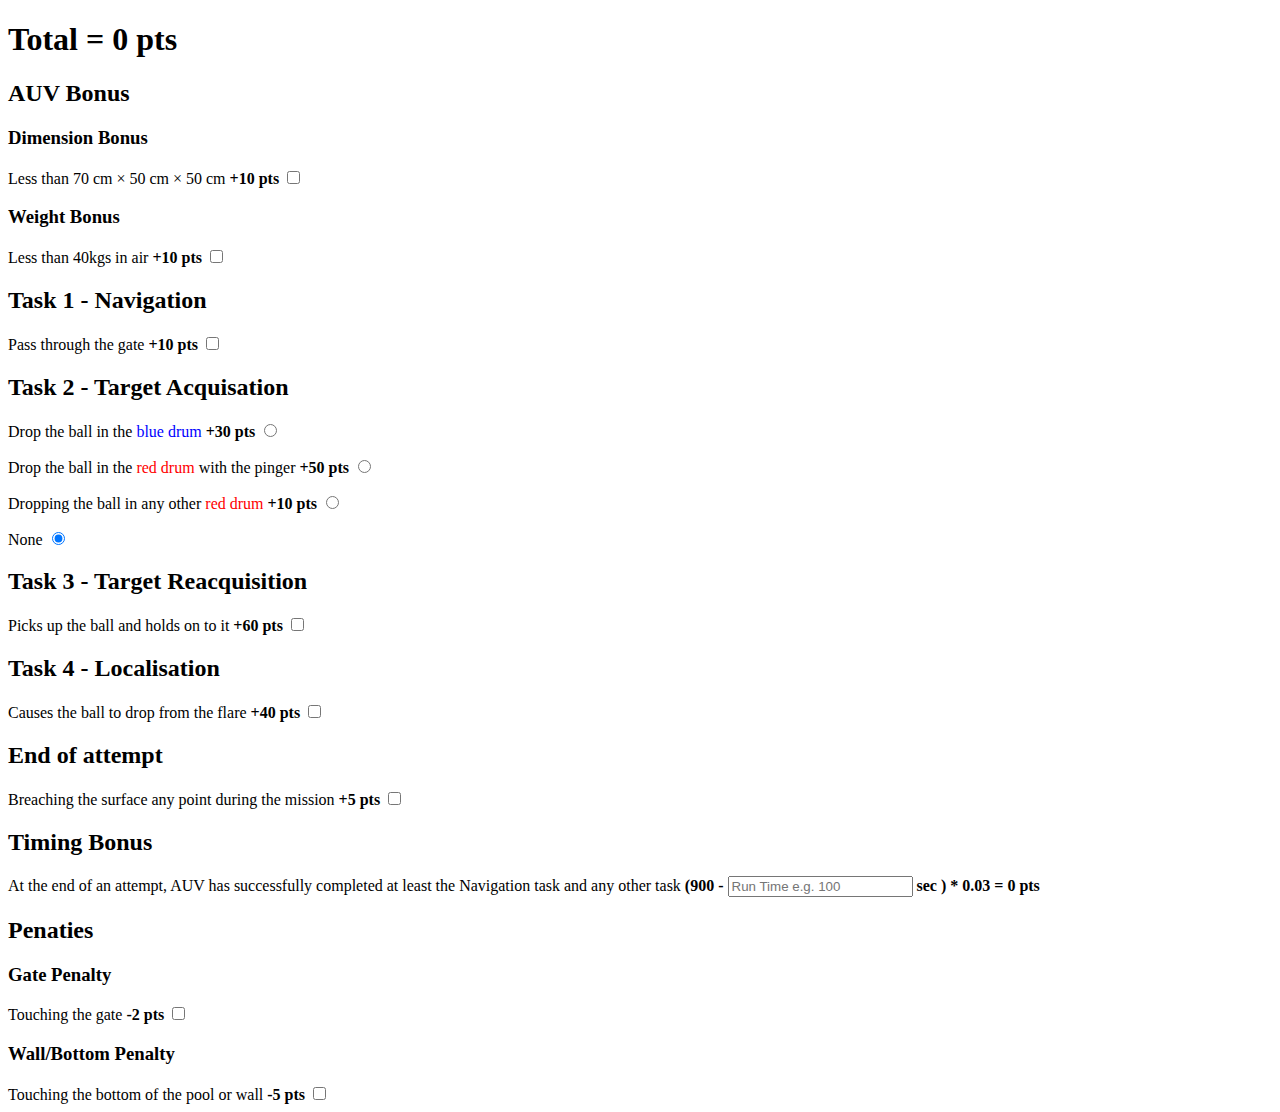
<file: calculator.html>
<!DOCTYPE html>
<html>
<head>
	<title>Calculator</title>
	<style type="text/css">
		.points {
			font-weight: bold;
		}
		.blue {
			color: blue
		}
		.red {
			color: red
		}
	</style>
	<script type="text/javascript">
		var taskPoints = 0;
		var task3Points = 0;
		var runTimePoints = 0;
		var runTimeBonusLabel;
		var totalEl;
		var endOfAttemptInput;
		var runtimeInput;
		window.addEventListener('load', function(){
			totalEl = document.getElementById('total-points');
			var allCheckInputs = document.querySelectorAll('input[type=checkBox]');
			for (index = 0; index < allCheckInputs.length; index++){
				allCheckInputs[index].addEventListener('change', recalculatePoints)
			}
			var task3Inputs = document.querySelectorAll('#task3 input[type=radio]');
			for (index = 0; index < task3Inputs.length; index++){
				task3Inputs[index].addEventListener('change', recalculateTask3Points)
			}

			runTimeBonusLabel = document.getElementById('run-time-bonus');
			runtimeInput = document.getElementById('run-time');
			endOfAttemptInput = document.getElementById('end-of-attempt')

			runtimeInput.addEventListener('input', recalculateRunTimeBonus);
		});

		function recalculateRunTimeBonus(){
				var bonus = parseFloat((((900 - parseFloat(runtimeInput.value)) * 0.03) || 0).toFixed(2));
				console.log(bonus);
				if (endOfAttemptInput.checked){
					runTimeBonusLabel.innerHTML = bonus;
					runTimePoints = bonus;
				}else{
					runTimeBonusLabel.innerHTML = 0;
					runTimePoints = 0;
				}
				updateTotal();
		}

		function recalculatePoints(ev){
			if (ev.target.checked){
				taskPoints += parseInt(ev.target.dataset.points);
			}else {
				taskPoints -= parseInt(ev.target.dataset.points);
			}
			if (ev.target == endOfAttemptInput){
				recalculateRunTimeBonus();
			}
			updateTotal()
		}

		function recalculateTask3Points(ev){
			task3Points = parseInt(ev.target.dataset.points);
			updateTotal();
		}

		function updateTotal(){
			totalEl.innerHTML = "Total = " + (taskPoints+task3Points+runTimePoints) + " pts";
		}
	</script>
</head>
<body>

<h1 id="total-points">Total = 0 pts</h1>

<div>
	<h2> AUV Bonus </h2>
	<h3>Dimension Bonus</h3>
	<label> Less than  70 cm × 50 cm × 50 cm <span class="points"> +10 pts </span></label> <input type="checkBox" name="dimension-bonus" data-points=10>
	<h3>Weight Bonus</h3>
	<label> Less than  40kgs in air <span class="points"> +10 pts </span></label> <input type="checkBox" name="weight-bonus" data-points=10>
</div>

<div>
	<h2> Task 1 - Navigation </h2>
	<label> Pass through the gate <span class="points"> +10 pts </span></label> <input type="checkBox" name="task1" data-points=10>
</div>

<div id="task3">
	<h2> Task 2 - Target Acquisation </h2>
		<p> <label>Drop the ball in the <span class="blue">blue drum </span> <span class="points"> +30 pts </span> </label> <input type="radio" name="task2" data-points=30 >  </p>
		<p> <label>Drop the ball in the <span class="red"> red drum </span> with the pinger <span class="points"> +50 pts </span> </label> <input type="radio" name="task2" data-points=50"> </p>
		<p> <label>Dropping the ball in any other <span class="red"> red drum </span> <span class="points"> +10 pts </span> </label> <input type="radio" name="task2" data-points=10> </p>
		<p> <label>None </label> <input type="radio" name="task2" data-points=0 checked> </p>
</div>

<div>
	<h2> Task 3 - Target Reacquisition </h2>
	<label>Picks up the ball and holds on to it <span class="points"> +60 pts </span></label> <input type="checkBox" name="task3" data-points=60>
</div>

<div>
	<h2> Task 4 - Localisation </h2>
	<label>Causes the ball to drop from the flare <span class="points"> +40 pts </span></label> <input type="checkBox" name="task4" data-points=40>
</div>

<div>
	<h2> End of attempt </h2>
	<label> Breaching the surface any point during the mission <span class="points"> +5 pts </span> </label><input id="end-of-attempt" type="checkBox" name="end-of-attempt" data-points=5>
</div>

<div>
	<h2> Timing Bonus </h2>
	<label> At the end of an attempt, AUV has successfully completed at least the Navigation task and any other task <span class="points"> (900 - <input id="run-time" type="number" name="run-time" placeholder="Run Time e.g. 100"> sec )  * 0.03 = <label id="run-time-bonus"> 0 </label> pts </span> </label>
</div>

<div>
	<h2> Penaties</h2>
	<h3> Gate Penalty </h3>
	<label> Touching the gate	 <span class="points"> -2 pts </span></label> <input type="checkBox" name="gate-penalty" data-points=-2>
	<h3>Wall/Bottom Penalty</h3>
	<label> Touching the bottom of the pool or wall <span class="points"> -5 pts </span></label> <input type="checkBox" name="wall-penalty" data-points=-5>
</div>

</body>
</html>
</file>
<file: css/style.css>
﻿/*! normalize.css v7.0.0 | MIT License | github.com/necolas/normalize.css */html{line-height:1.15;-ms-text-size-adjust:100%;-webkit-text-size-adjust:100%}body{margin:0}article,aside,footer,header,nav,section{display:block}h1{font-size:2em;margin:0.67em 0}figcaption,figure,main{display:block}figure{margin:1em 40px}hr{box-sizing:content-box;height:0;overflow:visible}pre{font-family:monospace, monospace;font-size:1em}a{background-color:transparent;-webkit-text-decoration-skip:objects}abbr[title]{border-bottom:none;text-decoration:underline;text-decoration:underline dotted}b,strong{font-weight:inherit}b,strong{font-weight:bolder}code,kbd,samp{font-family:monospace, monospace;font-size:1em}dfn{font-style:italic}mark{background-color:#ff0;color:#000}small{font-size:80%}sub,sup{font-size:75%;line-height:0;position:relative;vertical-align:baseline}sub{bottom:-0.25em}sup{top:-0.5em}audio,video{display:inline-block}audio:not([controls]){display:none;height:0}img{border-style:none}svg:not(:root){overflow:hidden}button,input,optgroup,select,textarea{font-family:sans-serif;font-size:100%;line-height:1.15;margin:0}button,input{overflow:visible}button,select{text-transform:none}button,html [type="button"],[type="reset"],[type="submit"]{-webkit-appearance:button}button::-moz-focus-inner,[type="button"]::-moz-focus-inner,[type="reset"]::-moz-focus-inner,[type="submit"]::-moz-focus-inner{border-style:none;padding:0}button:-moz-focusring,[type="button"]:-moz-focusring,[type="reset"]:-moz-focusring,[type="submit"]:-moz-focusring{outline:1px dotted ButtonText}fieldset{padding:0.35em 0.75em 0.625em}legend{box-sizing:border-box;color:inherit;display:table;max-width:100%;padding:0;white-space:normal}progress{display:inline-block;vertical-align:baseline}textarea{overflow:auto}[type="checkbox"],[type="radio"]{box-sizing:border-box;padding:0}[type="number"]::-webkit-inner-spin-button,[type="number"]::-webkit-outer-spin-button{height:auto}[type="search"]{-webkit-appearance:textfield;outline-offset:-2px}[type="search"]::-webkit-search-cancel-button,[type="search"]::-webkit-search-decoration{-webkit-appearance:none}::-webkit-file-upload-button{-webkit-appearance:button;font:inherit}details,menu{display:block}summary{display:list-item}canvas{display:inline-block}template{display:none}[hidden]{display:none}/*! HTML5 Boilerplate v5.3.0 | MIT License | https://html5boilerplate.com/ */html{color:#222;font-size:1em;line-height:1.4}::-moz-selection{background:#b3d4fc;text-shadow:none}::selection{background:#b3d4fc;text-shadow:none}hr{display:block;height:1px;border:0;border-top:1px solid #ccc;margin:1em 0;padding:0}audio,canvas,iframe,img,svg,video{vertical-align:middle}fieldset{border:0;margin:0;padding:0}textarea{resize:vertical}.browserupgrade{margin:0.2em 0;background:#ccc;color:#000;padding:0.2em 0}body{font-family:"Source Sans Pro",sans-serif;color:#1C455D;font-size:1.4em;position:relative}img{border-radius:4px;max-width:100%}.image-caption{font-size:.75em;margin:.5em;text-align:center}.image-caption:before{content:"▲"}section{width:60%;margin:0 auto}.flag{margin:0 .5em 0 0}@media only screen and (max-width: 1300px){body{font-size:1.2em}section{width:80%}}h1,h2,h3,h4,h5,h6{margin:0}h2{color:#F15E50;font-size:3em;margin:1em 0}h3{font-size:1.5em;margin:1em 0;color:#1C455D}a:link,a:visited{text-decoration:none;color:#35A6D3}a:hover,a:active{color:#A0DCF1;text-decoration:underline}code{background:#E5F2F7}.greyedout{color:#ccc}.input-points{width:2.5em;border:none;border-bottom:3px solid #1C455D;text-align:center;font-family:"Source Sans Pro",sans-serif;font-weight:bold;color:#1C455D;background:#E5F2F7}.input-points.greyedout{border-bottom:3px solid #ccc;color:#ccc}.highlight{background:#F8C86C}.important{background:#F15E50}.info{background:#A0DCF1;font-weight:bold}.emphasis{background:#F59A63}.inverse{background:#1C455D;color:#fff}.indicate-red{border:solid #F15E50 3px;padding:0 .2em}.indicate-yellow{border:solid #F8C86C 3px;padding:0 .2em}.indicate-blue{border:solid #467F9F 3px;padding:0 .2em}.indicate-green{border:solid green 3px;padding:0 .2em}.title{font-size:1.1em;font-weight:bold}.mobile-title{font-size:1.5em;font-weight:bold;color:#1C455D}.title:link,.title:visited{color:#1C455D}.title:hover,.title:active{color:#35A6D3}.current:link,.current:visited{color:#1C455D}.schedule-day{margin:5em 0}.schedule-note{font-size:.7em}.nav{padding:1em;position:fixed;top:0px;left:0px;right:0px;z-index:1;background:#fff;border-bottom:1px solid #E5F2F7}.menu{list-style-type:none;margin:0;padding:0}.menu li{display:inline-block;margin:0 .75em}.mobile-menu{display:none;width:100%;background:#fff;line-height:1.6em;font-weight:400;width:100%;text-align:center;position:fixed;margin:0 auto;top:0px;left:0px;right:0px;z-index:1;border-bottom:1px solid #E5F2F7}.mobile-menu ul{list-style-type:none;margin:0 auto;padding-left:0;text-align:center;width:100%;position:absolute;background:#fff}.mobile-menu li{display:inline-block}.mobile-menu li ul{display:none}.mobile-menu li ul li{display:block;float:none}.mobile-menu li ul li a{width:auto;min-width:100px;padding:0 20px}.mobile-menu li:hover a{color:#35A6D3;background-color:#E5F2F7}.mobile-menu li:hover ul a{background:#fff;color:#2F3036;height:40px;line-height:40px}.mobile-menu li:hover .mobile-menu ul a:hover{color:#35A6D3}.mobile-menu li a{display:block;min-width:140px;text-align:center;color:#35A6D3;background:#fff;text-decoration:none;margin-left:-5px;padding:10px 0;-webkit-transition:all .4s ease 0s;-moz-transition:all .4s ease 0s;-ms-transition:all .4s ease 0s;-o-transition:all .4s ease 0s;transition:all .4s ease 0s}.mobile-menu .show-menu{text-decoration:none;color:#35A6D3;background:#fff;text-align:center;padding:10px 15px;display:none;cursor:pointer;text-transform:uppercase}.mobile-menu .show-menu span{padding-left:35px}.mobile-menu input[type=checkbox]{display:none}.mobile-menu input[type=checkbox]:checked ~ #menu{display:block}@media screen and (max-width: 800px){.nav{display:none}.mobile-menu{display:block}.mobile-menu .lines{border-bottom:15px double #35A6D3;border-top:5px solid #35A6D3;content:"";height:5px;width:15px;padding-right:15px;float:right}.mobile-menu ul{position:static;display:none}.mobile-menu ul li{width:100%}.mobile-menu li{margin-bottom:1px}.mobile-menu li a{width:100%}.mobile-menu .show-menu{display:block}}table{display:table;width:100%;border-collapse:collapse}table thead tr{border:none}table tr{padding:1em;border-top-style:solid;border-top-width:4px}table tr:nth-child(3n){border-top-color:#F15E50}table tr:nth-child(3n+1){border-top-color:#35A6D3}table tr:nth-child(3n+2){border-top-color:#F59A63}table td,table th{padding:1em}table.table-schedule td:nth-child(1){width:15%}table.table-schedule td:nth-child(2){width:63%}table.table-schedule td:nth-child(3){width:20%}table.table-schedule td p{margin-top:3px;margin-bottom:3px}table.table-points{font-size:.8em}table.table-points p{margin:.2em}table.table-points td:nth-child(1){width:30%;font-weight:bold}table.table-points td:nth-child(2){text-align:right;width:40%}table.table-points td:nth-child(3){width:20%;text-align:center;font-weight:bold}table.table-points td:nth-child(4){width:10%;text-align:center}table.table-teams,table.table-finalists{font-size:.8em}table.table-teams p,table.table-finalists p{margin:.2em}table.table-teams th,table.table-finalists th{text-align:left;padding-top:1em;padding-bottom:1em}table.table-teams tr,table.table-finalists tr{border-top-width:2px;border-color:#eee}table.table-teams td,table.table-finalists td{padding-top:.5em;padding-bottom:.5em;padding-right:.2em}table.table-teams td:nth-child(1),table.table-teams td:nth-child(2),table.table-teams td:nth-child(3),table.table-teams td:nth-child(4),table.table-finalists td:nth-child(1),table.table-finalists td:nth-child(2),table.table-finalists td:nth-child(3),table.table-finalists td:nth-child(4){text-align:left}table.table-teams td:nth-child(1){width:11%}table.table-teams td:nth-child(2){width:20%}table.table-teams td:nth-child(3){width:52%}table.table-teams td:nth-child(4){width:18%}table.table-finalists td:nth-child(1){width:5%}table.table-finalists td:nth-child(2){width:10%}table.table-finalists td:nth-child(3){width:21%}table.table-finalists td:nth-child(4){width:38%}table.table-finalists td:nth-child(5){width:18%}table.table-finalists td:nth-child(6){width:8%}@media only screen and (max-width: 600px){table.table-teams td:nth-child(1),table.table-teams td:nth-child(2),table.table-teams td:nth-child(3),table.table-teams td:nth-child(4),table.table-teams td:nth-child(5),table.table-teams td:nth-child(6),table.table-teams th:nth-child(1),table.table-teams th:nth-child(2),table.table-teams th:nth-child(3),table.table-teams th:nth-child(4),table.table-teams th:nth-child(5),table.table-teams th:nth-child(6),table.table-finalists td:nth-child(1),table.table-finalists td:nth-child(2),table.table-finalists td:nth-child(3),table.table-finalists td:nth-child(4),table.table-finalists td:nth-child(5),table.table-finalists td:nth-child(6),table.table-finalists th:nth-child(1),table.table-finalists th:nth-child(2),table.table-finalists th:nth-child(3),table.table-finalists th:nth-child(4),table.table-finalists th:nth-child(5),table.table-finalists th:nth-child(6){width:100%;display:block;padding:.3em}}.hero{background:#A0DCF1;text-align:center;position:relative;padding-top:2.5em}.action-info-medium{font-size:.7em}.action-info-small{font-size:.5em}.synopsis{width:100%;display:block;margin:0 auto;padding:3em 0;font-weight:normal}.stats{padding:0;margin:0 auto;display:flex;justify-content:center;-ms-align-items:center;align-items:top}.stats li{display:inline-block;vertical-align:top;width:15vw}@media only screen and (max-width: 1450px){.stats li{width:22vw}}.num{background:#1C455D;color:#F15E50;padding:.5em;font-size:2em;border:1px solid #E5F2F7;font-weight:bold}.num span{font-size:.5em;font-weight:normal}.caption{font-size:.75em;margin:.5em}.welcome{margin:1em 0;font-weight:normal;font-size:1.8em;line-height:1.1}.welcome-name{font-size:1.2em;font-weight:900;font-style:normal}.welcome-info{font-size:.5em;margin-bottom:3em;display:block}.action{margin:0 auto 1.5em}.action-button{background:#F59A63;text-align:center;display:inline-block;text-transform:uppercase;padding:.2em 1em;border:4px solid #1C455D;font-size:2em;border-radius:10px}.action-button:link,.action-button:visited,.action-button:hover,.action-buttonn:active{color:#1C455D}.action-button:hover{cursor:pointer;background:#F15E50}.bubbles{position:relative;overflow:hidden;width:100%;height:100%;margin:0 auto}.bubble-container{position:absolute;bottom:0;will-change:transform,opacity;-webkit-animation:bubblerise 4s infinite ease-in;-moz-animation:bubblerise 4s infinite ease-in;-ms-animation:bubblerise 4s infinite ease-in;animation:bubblerise 4s infinite ease-in;filter:progid:DXImageTransform.Microsoft.Alpha(Opacity=0);opacity:0}.bubble{width:6px;height:6px;margin:0 auto;border:1px solid rgba(255,255,255,0.5);background:rgba(255,255,255,0.25);will-change:transform,opacity;-moz-border-radius:15px;-webkit-border-radius:15px;border-radius:15px;-webkit-animation:bubblewobble 1s infinite linear;-moz-animation:bubblewobble 1s infinite linear;-ms-animation:bubblewobble 1s infinite linear;animation:bubblewobble 1s infinite linear}@-webkit-keyframes bubblerise{0%{transform:translateY(0px);filter:progid:DXImageTransform.Microsoft.Alpha(Opacity=0);opacity:0}5%{transform:translateY(0px);filter:progid:DXImageTransform.Microsoft.Alpha(enabled=false);opacity:1}99%{filter:progid:DXImageTransform.Microsoft.Alpha(enabled=false);opacity:1}100%{transform:translateY(-800px);filter:progid:DXImageTransform.Microsoft.Alpha(Opacity=0);opacity:0}}@-moz-keyframes bubblerise{0%{transform:translateY(0px);filter:progid:DXImageTransform.Microsoft.Alpha(Opacity=0);opacity:0}5%{transform:translateY(0px);filter:progid:DXImageTransform.Microsoft.Alpha(enabled=false);opacity:1}99%{filter:progid:DXImageTransform.Microsoft.Alpha(enabled=false);opacity:1}100%{transform:translateY(-800px);filter:progid:DXImageTransform.Microsoft.Alpha(Opacity=0);opacity:0}}@-ms-keyframes bubblerise{0%{transform:translateY(0px);filter:progid:DXImageTransform.Microsoft.Alpha(Opacity=0);opacity:0}5%{transform:translateY(0px);filter:progid:DXImageTransform.Microsoft.Alpha(enabled=false);opacity:1}99%{filter:progid:DXImageTransform.Microsoft.Alpha(enabled=false);opacity:1}100%{transform:translateY(-800px);filter:progid:DXImageTransform.Microsoft.Alpha(Opacity=0);opacity:0}}@keyframes bubblerise{0%{transform:translateY(0px);filter:progid:DXImageTransform.Microsoft.Alpha(Opacity=0);opacity:0}5%{transform:translateY(0px);filter:progid:DXImageTransform.Microsoft.Alpha(enabled=false);opacity:1}99%{filter:progid:DXImageTransform.Microsoft.Alpha(enabled=false);opacity:1}100%{transform:translateY(-800px);filter:progid:DXImageTransform.Microsoft.Alpha(Opacity=0);opacity:0}}@-webkit-keyframes bubblewobble{0%{transform:translateX(0px)}50%{transform:translateX(2px)}}@-moz-keyframes bubblewobble{0%{transform:translateX(0px)}50%{transform:translateX(2px)}}@-ms-keyframes bubblewobble{0%{transform:translateX(0px)}50%{transform:translateX(2px)}}@keyframes bubblewobble{0%{transform:translateX(0px)}50%{transform:translateX(2px)}}.mascot{animation:floating-updown 3s ease-in-out infinite,floating-rotate 3s ease-in-out infinite,move 40s ease-in-out infinite;position:absolute;top:5em;left:1em}@-webkit-keyframes floating-updown{0%{margin-top:5px}50%{margin-top:15px}100%{margin-top:5px}}@keyframes floating-updown{0%{margin-top:5px}50%{margin-top:15px}100%{margin-top:5px}}@-webkit-keyframes floating-rotate{0%{-webkit-transform:rotate(0deg);transform:rotate(0deg)}50%{-webkit-transform:rotate(3deg);transform:rotate(3deg)}75%{-webkit-transform:rotate(-2deg);transform:rotate(-2deg)}100%{-webkit-transform:rotate(0deg);transform:rotate(0deg)}}@keyframes floating-rotate{0%{-webkit-transform:rotate(0deg);transform:rotate(0deg)}50%{-webkit-transform:rotate(3deg);transform:rotate(3deg)}75%{-webkit-transform:rotate(-2deg);transform:rotate(-2deg)}100%{-webkit-transform:rotate(0deg);transform:rotate(0deg)}}@keyframes move{0%{-webkit-transform:translate(100vw, 0);transform:translate(100vw, 0)}100%{-webkit-transform:translate(-25vw, 0);transform:translate(-25vw, 0)}}@media only screen and (max-width: 600px){.mascot{width:30vw}@keyframes move{0%{-webkit-transform:translate(100vw, 0);transform:translate(100vw, 0)}100%{-webkit-transform:translate(-40vw, 0);transform:translate(-40vw, 0)}}}.winners li{width:40%;display:inline-block;position:relative;margin:1em 0}.winners li img{max-width:100%;height:auto;box-shadow:1px 0px #35A6D3,0px 1px #35A6D3,2px 1px #35A6D3,1px 2px #35A6D3,3px 2px #35A6D3,2px 3px #35A6D3,4px 3px #35A6D3,3px 4px #35A6D3,5px 4px #35A6D3,4px 5px #35A6D3,6px 5px #35A6D3,5px 6px #35A6D3,7px 6px #35A6D3,6px 7px #35A6D3,8px 7px #35A6D3,7px 8px #35A6D3}.winners li::before{content:attr(data-caption);padding:3px 1em;background-color:#35A6D3;color:#fff;position:absolute;top:15px;left:-5px}.winners li:nth-child(1){width:100%}.winners li:nth-child(2),.winners li:nth-child(3){padding:0 2vw}.winners p{margin:.5em;font-size:.8em}@media only screen and (max-width: 800px){.winners li:nth-child(1),.winners li:nth-child(2),.winners li:nth-child(3){width:90%}}.logo-menu{width:55px;margin:-20px;margin-right:0}.social{padding:0;list-style-type:none;background:#E5F2F7;margin:0;text-align:center}.social li{display:inline-block;margin:1em}.social img{max-width:60px;max-height:30px}.social a{font-size:1.2em;vertical-align:middle;margin:0 .2em}.auv-list,.info-list{padding:0;list-style-type:none;text-align:center}.auv-list{display:flex;justify-content:space-between}.info-list li{display:inline-block;width:40%;vertical-align:top;margin:1em}.info-list li:nth-child(4n) .info-title{color:#35A6D3}.info-list li:nth-child(4n+1) .info-title{color:#467F9F}.info-list li:nth-child(4n+2) .info-title{color:#F8C86C}.info-list li:nth-child(4n+3) .info-title{color:#F15E50}.info-title,.info-content,.type-link{margin:.2em}.info-title{font-size:1.5em;font-weight:bold}.auv-list img{max-width:200px}.type-link:link,.type-link:visited{color:#35A6D3}.type-link:hover,.type-link:active{text-decoration:underline}.type-link:after{content:"›";display:inline-block;padding-left:.3em;margin:.5em 0}.speakers{list-style-type:none;padding:0}.speakers li{display:flex;justify-content:space-between;border-bottom:1px solid #A0DCF1;padding:2em 0}.speakers li:last-child{border-bottom:none}.speaker-name{font-weight:bold;text-align:center;display:block;font-size:1.2em;margin-bottom:0}.speaker-title{text-align:center;margin-top:0}.speaker-photo{flex-grow:0;flex-shrink:0;flex-basis:18%}.speaker-photo img{max-width:100%;box-shadow:1px 0px #35A6D3,0px 1px #35A6D3,2px 1px #35A6D3,1px 2px #35A6D3,3px 2px #35A6D3,2px 3px #35A6D3,4px 3px #35A6D3,3px 4px #35A6D3,5px 4px #35A6D3,4px 5px #35A6D3,6px 5px #35A6D3,5px 6px #35A6D3,7px 6px #35A6D3,6px 7px #35A6D3,8px 7px #35A6D3,7px 8px #35A6D3;max-width:70%;margin:0 auto;display:block}.speaker-talk,.speaker-bio{flex-grow:0;flex-shrink:0;flex-basis:35%}.speaker-heading{font-weight:bold;margin-top:0}@media only screen and (max-width: 600px){.speakers li{display:block}.speaker-photo,.speaker-talk,.speaker-bio{display:block}}.footer{height:100px;margin-top:3em}.footer p{text-align:center;font-size:1.2em;margin:0 .5em -70px .5em}.footer img{display:block;margin:1.5em auto;height:50px}.sponsor-logos{display:flex;justify-content:space-around;margin-bottom:25px}@media only screen and (max-width: 600px){.sponsor-logos{display:block}.sponsor-logos>a>img{margin-bottom:20px}}.landscape{max-width:100%}.map{display:flex}.map{position:relative;padding-bottom:40%;height:0;overflow:hidden;margin:2em 0}.map iframe{position:absolute;top:0;left:0;width:100%;height:100%}.address{margin:1em 0;font-size:1.4em}.team,.sponsors,.winners{list-style-type:none;margin:0 auto;display:block;padding:0;text-align:center}.sponsors-container{padding:2vw 2vw 2vw;background-color:#fbfbfb;height:20vh;display:flex;flex-direction:column;justify-content:center;align-content:center}.sponsor-img{max-height:90%}.team li,.sponsors li{display:inline-block;vertical-align:top;margin:.5%}.sponsors li{width:19vw;margin:1em}.team li{width:15%;padding:15px}.team-pic{max-width:100%;border-radius:50%}.team-name{text-align:center;margin:.2em;font-size:.8em}@media only screen and (max-width: 1100px){.auv-list img{max-width:150px}.stats li{width:24vw}.info-list li{margin:.5em;width:45%}.footer p{margin-bottom:-20px}}@media only screen and (max-width: 800px){body{font-size:1.1em}section{width:95%}.current:link,.current:visited,.current:hover,.current:active{color:#F15E50;border-bottom-style:none;font-weight:bold}.synopsis{padding:2em 0}.num span{display:block}.info-list li{width:100%;margin:1em 0;text-align:left}.sponsors li{width:35vw}.schedule-day{margin:4em 0}.map,.address{width:100%}.footer{margin-top:2em}.footer p{font-size:1em;margin-bottom:0}.auv-list img{max-width:120px}}@media only screen and (max-width: 600px){.title,.current{width:100%;padding:.2em}.welcome{margin:.5em 0}.table{font-size:.9em}.auv-list img{max-width:80px}.team li{width:23%}}.hidden{display:none !important}.visuallyhidden{border:0;clip:rect(0 0 0 0);-webkit-clip-path:inset(50%);clip-path:inset(50%);height:1px;margin:-1px;overflow:hidden;padding:0;position:absolute;width:1px;white-space:nowrap}.visuallyhidden.focusable:active,.visuallyhidden.focusable:focus{clip:auto;-webkit-clip-path:none;clip-path:none;height:auto;margin:0;overflow:visible;position:static;width:auto;white-space:inherit}.invisible{visibility:hidden}.clearfix:before,.clearfix:after{content:" ";display:table}.clearfix:after{clear:both}@media print{*,*:before,*:after{background:transparent !important;color:#000 !important;box-shadow:none !important;text-shadow:none !important}a,a:visited{text-decoration:underline}a[href]:after{content:" (" attr(href) ")"}abbr[title]:after{content:" (" attr(title) ")"}a[href^="#"]:after,a[href^="javascript:"]:after{content:""}pre{white-space:pre-wrap !important}pre,blockquote{border:1px solid #999;page-break-inside:avoid}thead{display:table-header-group}tr,img{page-break-inside:avoid}p,h2,h3{orphans:3;widows:3}h2,h3{page-break-after:avoid}}
/*# sourceMappingURL=style.css.map */
</file>
